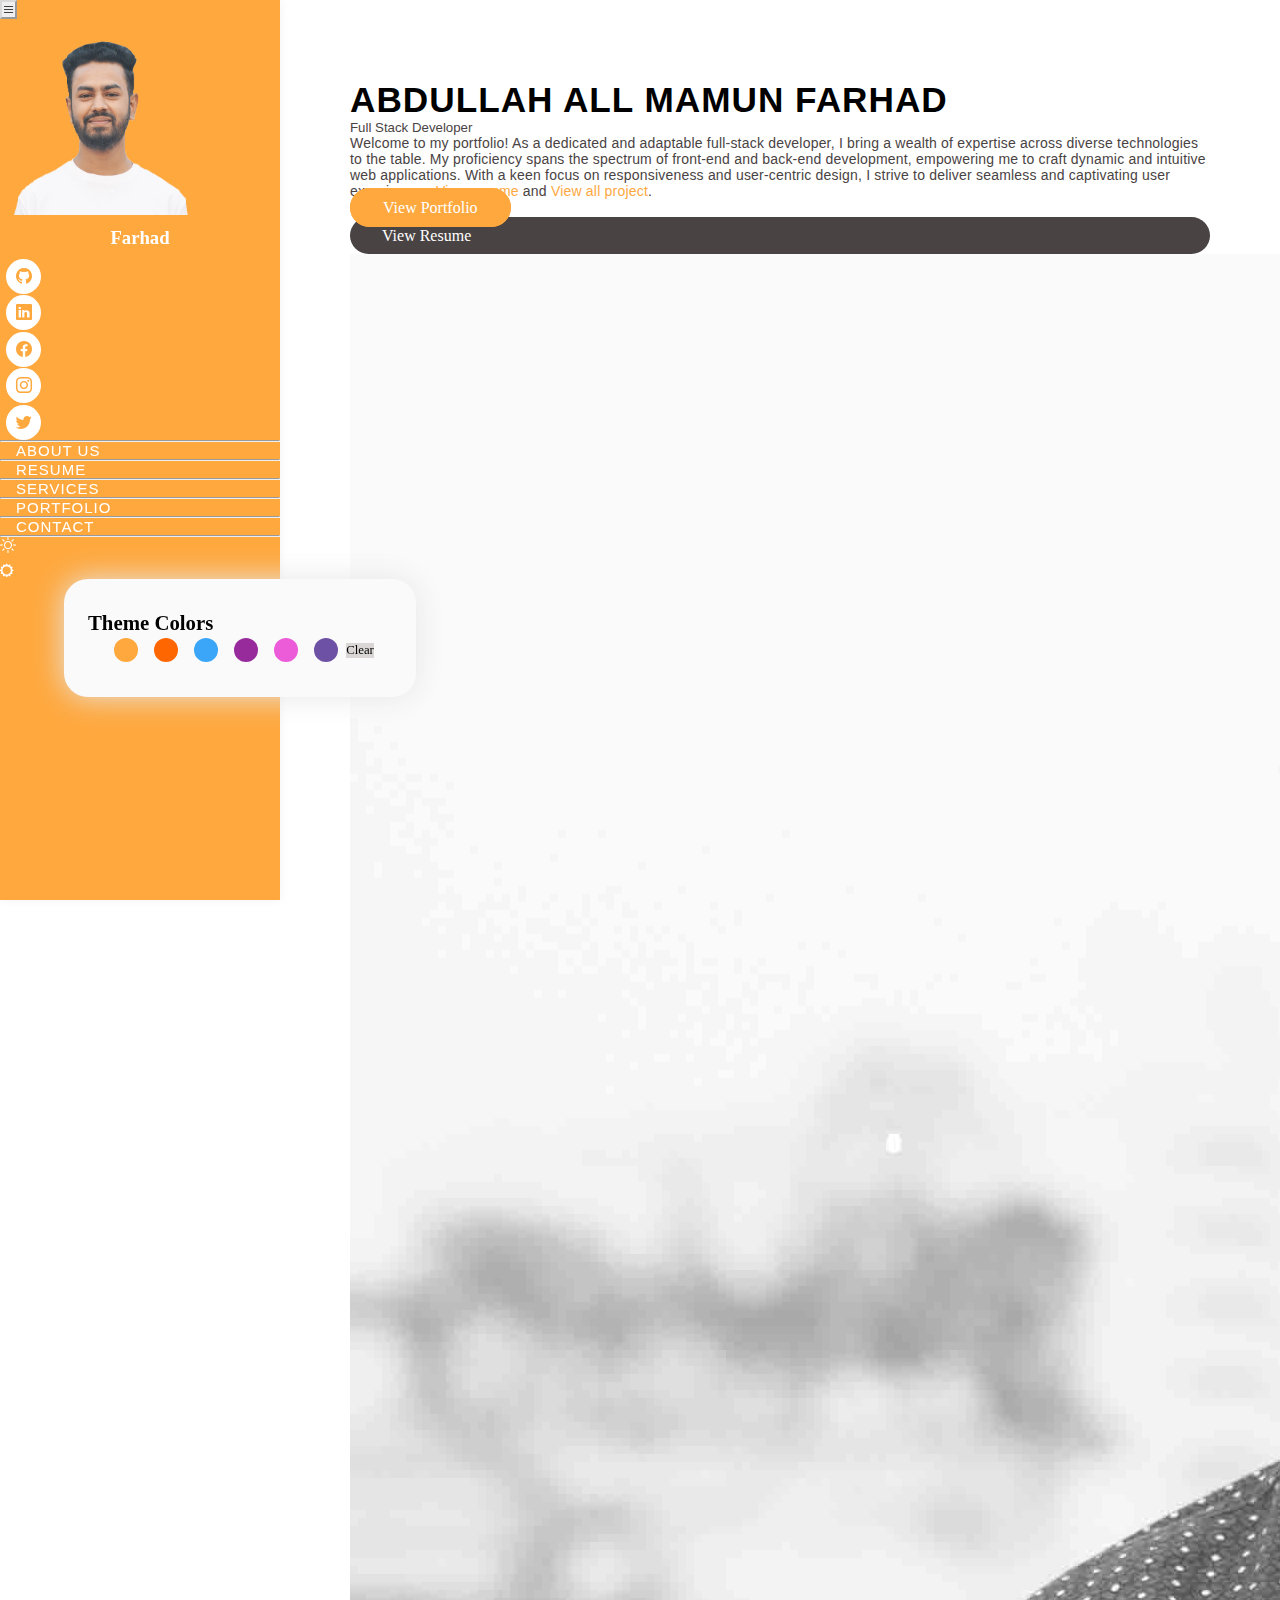
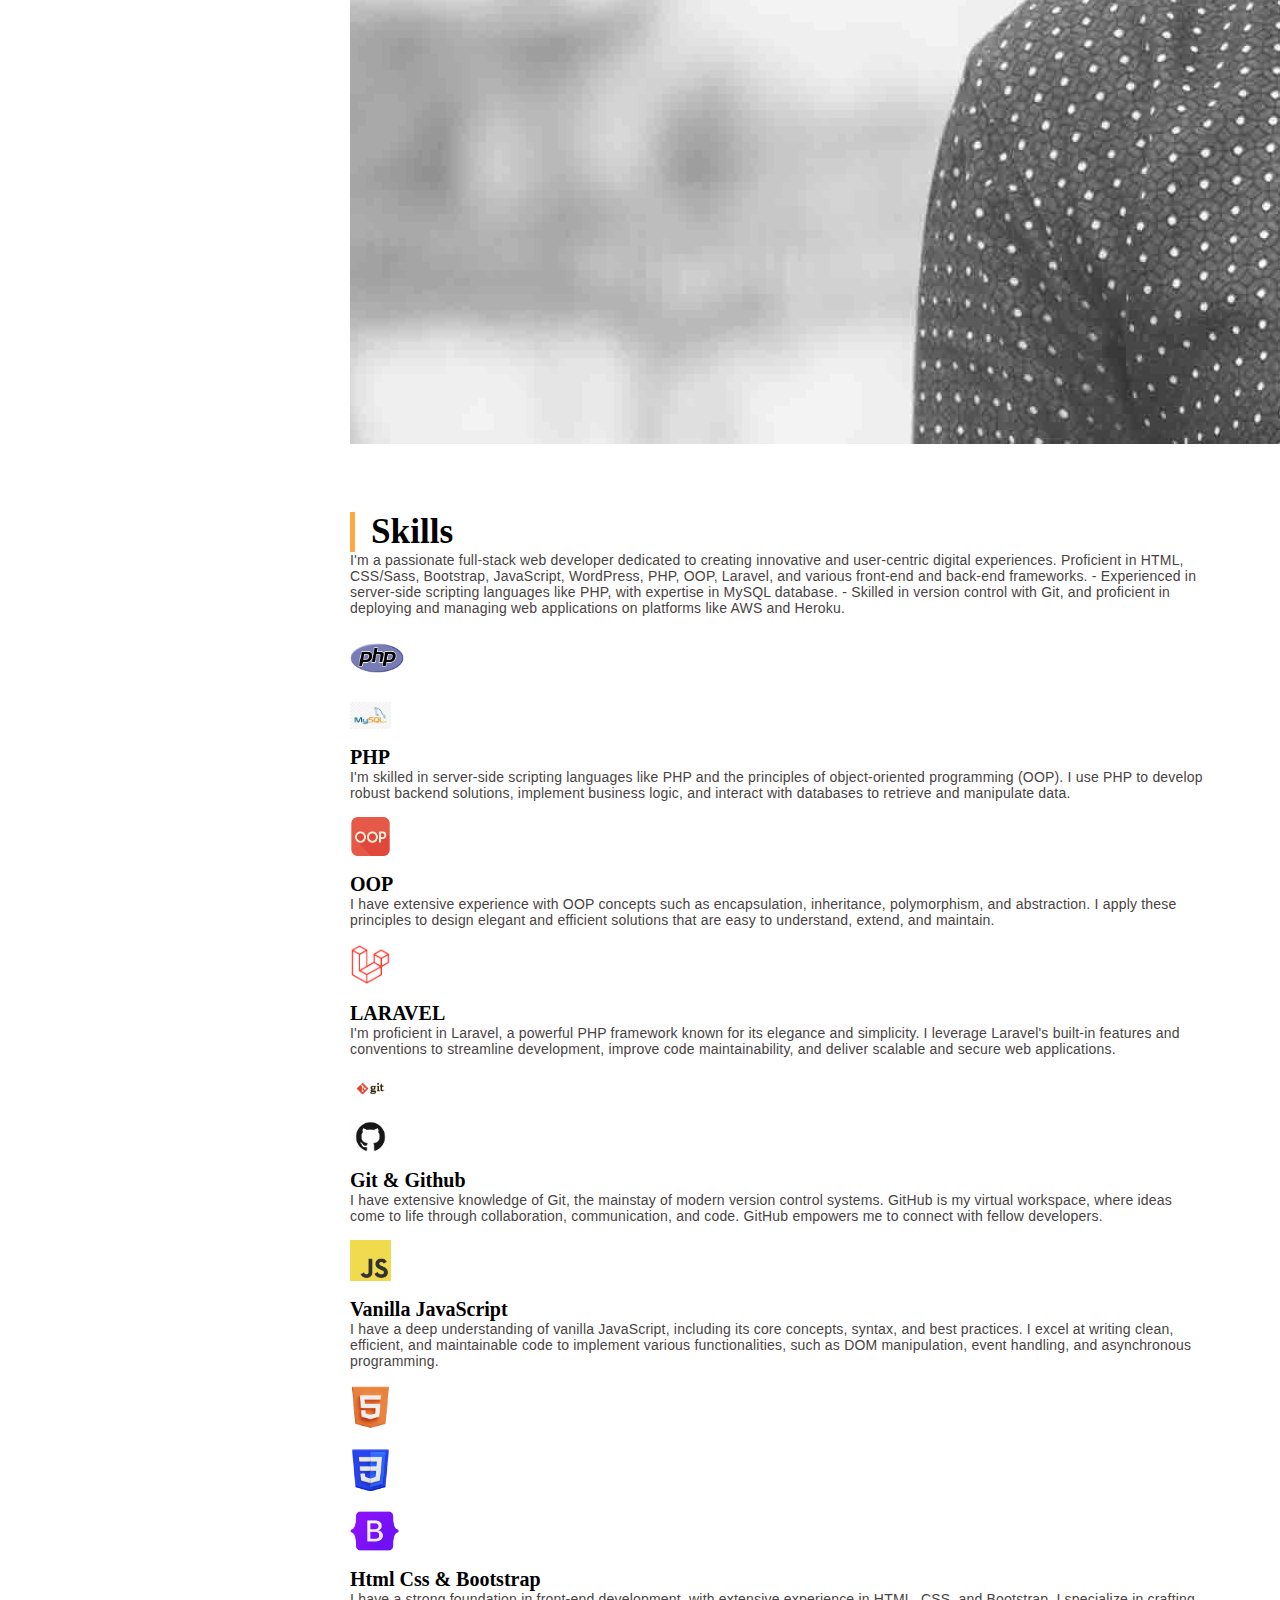
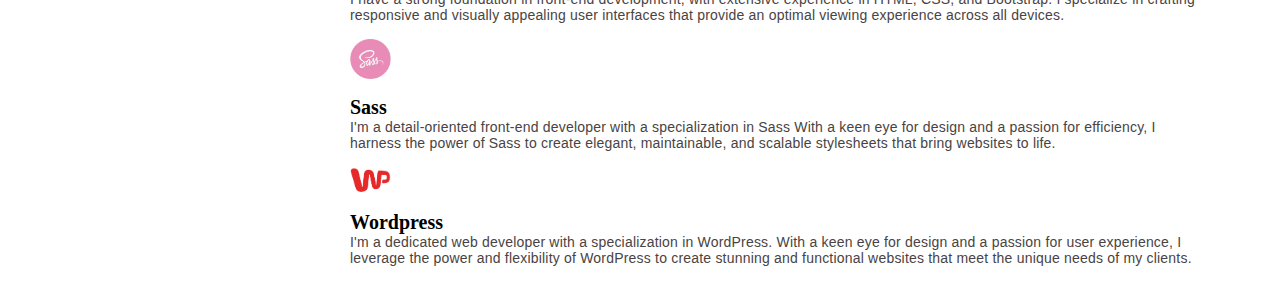
<file: index.html>
<!doctype html>
<html lang="en">

<head>
  <meta charset="utf-8">
  <meta name="viewport" content="width=device-width, initial-scale=1">
  <title>Farhad Portfolio</title>
  <!-- custom css -->
  <link rel="stylesheet" href="css/styles.css">
  <!-- Bootstrap cdn -->
  <link href="https://cdn.jsdelivr.net/npm/bootstrap@5.3.2/dist/css/bootstrap.min.css" rel="stylesheet"
    integrity="sha384-T3c6CoIi6uLrA9TneNEoa7RxnatzjcDSCmG1MXxSR1GAsXEV/Dwwykc2MPK8M2HN" crossorigin="anonymous">
  <link rel="stylesheet" href="https://cdn.jsdelivr.net/npm/bootstrap-icons@1.11.3/font/bootstrap-icons.min.css">
  <!-- font awesome cdn -->
  <link rel="stylesheet" href="https://cdnjs.cloudflare.com/ajax/libs/font-awesome/6.5.1/css/all.min.css"
    integrity="sha512-DTOQO9RWCH3ppGqcWaEA1BIZOC6xxalwEsw9c2QQeAIftl+Vegovlnee1c9QX4TctnWMn13TZye+giMm8e2LwA=="
    crossorigin="anonymous" referrerpolicy="no-referrer" />

</head>

<body>

  <div class="main-container">
    <aside>
      <nav class="navbar navbar-expand-lg">
        <div class="container-fluid">
          <button class="navbar-toggler" type="button" role="button" data-bs-toggle="collapse"
            data-bs-target="#navbarNav" aria-controls="navbarNav" aria-expanded="false" aria-label="navbarNav"
            aria-controls="navbarNav">
            <i class="bi bi-list"></i>
          </button>

          <div class="collapse navbar-collapse" id="navbarNav">

            <div class="nav-img d-flex justify-content-center">
              <a class="navbar-brand" href="index.html">
                <img src="images/farhad.png" class="img-fluid rounded-pill" alt="">
              </a>
            </div>
            <div class="author-name">
              <h3><a href="./index.html">Farhad</a></h3>
            </div>
            <div class="social-link">
              <div class="nav-icon">
                <ul class="list-unstyled d-flex mb-0">
                  <li><a href="https://github.com/AlMamunFarhad" target="_blank" class="icon-hover"><i
                        class="bi bi-github"></i></a></li>
                  <li><a
                      href="https://www.linkedin.com/public-profile/settings?trk=d_flagship3_profile_self_view_public_profile"
                      target="_blank" class="icon-hover"><i class="bi bi-linkedin"></i></a></li>
                  <li><a href="https://www.facebook.com/profile.php?id=100009626361921" target="_blank"
                      class="icon-hover"><i class="bi bi-facebook"></i></a></li>
                  <li><a href="https://www.instagram.com/almamunfarhad/" target="_blank" class="icon-hover"><i
                        class="bi bi-instagram"></i></a></li>
                  <li><a href="https://twitter.com/FarhadAlMamun11" target="_blank" class="icon-hover"><i
                        class="bi bi-twitter"></i></a></li>
                </ul>
                <hr class="lh-0">
              </div>

            </div>
            <ul class="navbar-nav flex-column nav-links text-break text-center">
              <li class="nav-item">
                <a class="nav-link menu-active" href="index.html"><i class="fa-solid fa-user"></i> ABOUT US</a>
              </li>
              <hr>
              <li class="nav-item">
                <a class="nav-link" href="./resume.html"><i class="fa-solid fa-code"> </i>RESUME</a>
              </li>
              <hr>
              <li class="nav-item">
                <a class="nav-link" href="./services.html"><i class="fa-solid fa-bars-staggered"></i>
                  SERVICES</a>
              </li>
              <hr>
              <li class="nav-item">
                <a class="nav-link" href="./portfolio.html"><i class="fa-solid fa-diagram-project"></i>
                  PORTFOLIO</a>
              </li>
              <hr>
              <li class="nav-item">
                <a class="nav-link" href="./contact.html"><i class="fa-solid fa-comment"></i> CONTACT</a>
              </li>
              <hr>
            </ul>
            <div class="nav-bottom w-100 d-flex justify-content-between align-items-end">
              <div class="dark-mode">
                <i class="bi bi-brightness-high mt-4 pt-1 ms-2" id="icon" onclick="toggleMode()"></i>
              </div>

              <div class="dropdown dropup">
                <button class="rounded-pill" type="button" data-bs-toggle="dropdown" aria-expanded="false"
                  data-dismiss="modal">
                  <i class="bi bi-gear-wide nav-icon"></i>
                </button>
                <div class="theme-color">
                  <div class="dropdown-menu border-0">
                    <div class="customize-theme py-2">
                      <div class="color">
                        <h4>Theme Colors</h4>
                        <div class="choose-color">
                          <p class="color-1 active"></p>
                          <p class="color-2"></p>
                          <p class="color-3"></p>
                          <p class="color-4"></p>
                          <p class="color-5"></p>
                          <p class="color-6"></p>
                          <a class="btn rounded-pill fs-6 reset-btn d-flex" id="resetBtn">Clear</a>
                        </div>
                      </div>
                    </div>
                  </div>
                </div>
              </div>
            </div>
          </div>
        </div>
      </nav>
    </aside>

    <div class="main-content" id="main_content">
      <!-- ============== About ================== -->
      <section id="about">
        <div class="about-section d-flex align-items-center">
          <div class="container">
            <div class="row d-flex justify-content-center align-items-center">
              <div class="col-md-8">
                <div class="about-content">
                  <h1>ABDULLAH ALL MAMUN FARHAD</h1>
                  <h5>Full Stack Developer</h5>
                  <p class="py-3">Welcome to my portfolio! As a dedicated and adaptable full-stack developer, I bring
                    a
                    wealth of
                    expertise across diverse technologies to the table. My proficiency spans the spectrum of front-end
                    and back-end development, empowering me to craft dynamic and intuitive web applications. With a
                    keen focus on responsiveness and user-centric design, I strive to deliver seamless and captivating
                    user experiences. <a href="./resume.html">View resume</a> and <a
                      href="./portfolio/portfolio.html">View all project</a>.
                  </p>
                  <div class="d-flex flex-wrap about-btn">
                    <a href="./portfolio.html" class="custom-btn">View Portfolio</a>
                    <a href="./resume.html" class="ms-2 resume-btn">View Resume</a>
                  </div>
                </div>
              </div>
              <div class="col-md-4">
                <img src="images/farhad_2.jpg" class="img-fluid" alt="">
              </div>
            </div>
          </div>
        </div>
      </section>
      <!-- ============== About ================== -->
      <!--======= Skills Section ========-->
      <section class="skills-section" id="skills">
        <div class="container">
          <div class="row">
            <div class="skills-text">
              <h1 class="text-border ps-3">Skills</h1>
              <p>I'm a passionate full-stack web developer dedicated to creating innovative and user-centric digital
                experiences. Proficient in HTML, CSS/Sass, Bootstrap, JavaScript, WordPress, PHP, OOP, Laravel, and
                various front-end and back-end frameworks. - Experienced in server-side scripting languages like PHP,
                with expertise in MySQL database. - Skilled in version control with Git, and proficient in deploying and
                managing web applications on platforms like AWS and Heroku.</p>
            </div>
            <div class="col-xl-3 col-sm-6">
              <div class="skills-content">
                <div class="skills-img d-flex pt-2">
                  <div class="skills-img">
                    <img src="images/php.png" class="img-fluid php-icon" alt="">
                  </div>
                  <div class="s-right-img" style="padding-top: .8rem;">
                    <img src="images/mysql.png" class="img-fluid" alt="">
                  </div>
                </div>
                <h1>PHP</h1>
                <p>I'm skilled in server-side scripting languages like PHP and the principles of object-oriented
                  programming (OOP). I use PHP to develop robust backend solutions, implement business logic, and
                  interact with databases to retrieve and manipulate data.
                </p>
              </div>
            </div>
            <div class="col-xl-3 col-sm-6">
              <div class="skills-content">
                <div class="skills-img">
                  <img src="images/oop.png" class="img-fluid" alt="">
                </div>
                <h1>OOP</h1>
                <p>I have extensive experience with OOP concepts such as encapsulation, inheritance, polymorphism, and
                  abstraction. I apply these principles to design elegant and efficient solutions that are easy to
                  understand, extend, and maintain.
                </p>
              </div>
            </div>
            <div class="col-xl-3 col-sm-6">
              <div class="skills-content">
                <div class="skills-img">
                  <img src="images/laravel.png" class="img-fluid" alt="">
                </div>
                <h1>LARAVEL</h1>
                <p>I'm proficient in Laravel, a powerful PHP framework known for its elegance and simplicity. I leverage
                  Laravel's built-in features and conventions to streamline development, improve code maintainability,
                  and deliver scalable and secure web applications.
                </p>
              </div>
            </div>
            <div class="col-xl-3 col-sm-6">
              <div class="skills-content">
                <div class="skills-img d-flex pt-2">
                  <div class="s-left-img">
                    <img src="images/git.jpg" class="img-fluid" alt="">
                  </div>
                  <div class="s-right-img">
                    <img src="images/github.jpg" class="img-fluid" alt="">
                  </div>
                </div>
                <h1>Git & Github</h1>
                <p>I have extensive knowledge of Git, the mainstay of modern version control systems. GitHub is my
                  virtual workspace, where ideas come to life through collaboration, communication, and code. GitHub
                  empowers me to connect with fellow developers.
                </p>
              </div>
            </div>
            <div class="col-xl-3 col-sm-6">
              <div class="skills-content">
                <div class="skills-img">
                  <img src="images/js.png" class="img-fluid" alt="">
                </div>
                <h1>Vanilla JavaScript</h1>
                <p>I have a deep understanding of vanilla JavaScript, including its core concepts, syntax, and best
                  practices. I excel at writing clean, efficient, and maintainable code to implement various
                  functionalities, such as DOM manipulation, event handling, and asynchronous programming.
                </p>
              </div>
            </div>
            <div class="col-xl-3 col-sm-6">
              <div class="skills-content">
                <div class="skills-img d-flex">
                  <div class="s-left-img">
                    <img src="images/html.png" class="img-fluid" alt="">
                  </div>
                  <div class="s-right-img">
                    <img src="images/css.png" class="img-fluid" alt="">
                  </div>
                  <div class="s-right-img">
                    <img src="images/bootstrap.png" class="img-fluid bootstrap-icon" width="500" alt="">
                  </div>
                </div>
                <h1>Html Css & Bootstrap</h1>
                <p>I have a strong foundation in front-end development, with extensive experience in HTML, CSS, and
                  Bootstrap. I specialize in crafting responsive and visually appealing user interfaces that provide an
                  optimal viewing experience across all devices.
                </p>
              </div>
            </div>
            <div class="col-xl-3 col-sm-6">
              <div class="skills-content">
                <div class="skills-img d-flex">
                  <div class="s-left-img">
                    <img src="images/sass.png" class="img-fluid" alt="">
                  </div>
                </div>
                <h1>Sass</h1>
                <p>I'm a detail-oriented front-end developer with a specialization in Sass With a keen eye for design
                  and a passion for efficiency, I harness the power of Sass to create elegant, maintainable, and
                  scalable stylesheets that bring websites to life.
                </p>
              </div>
            </div>
            <div class="col-xl-3 col-sm-6">
              <div class="skills-content">
                <div class="skills-img">
                  <img src="images/wp_1.png" class="pt-2 img-fluid" alt="">
                </div>
                <h1>Wordpress</h1>
                <p>I'm a dedicated web developer with a specialization in WordPress. With a keen eye for design and a
                  passion for user experience, I leverage the power and flexibility of WordPress to create stunning and
                  functional websites that meet the unique needs of my clients.
                </p>
              </div>
            </div>
          </div>
        </div>
      </section>
      <!--======= Skills Section end========-->
    </div>
  </div>




  <!--====== End ======-->


  <script src="https://cdn.jsdelivr.net/npm/bootstrap@5.3.2/dist/js/bootstrap.bundle.min.js"
    integrity="sha384-C6RzsynM9kWDrMNeT87bh95OGNyZPhcTNXj1NW7RuBCsyN/o0jlpcV8Qyq46cDfL"
    crossorigin="anonymous"></script>
  <script src="js/scripts.js"></script>

</body>

</html>
</file>
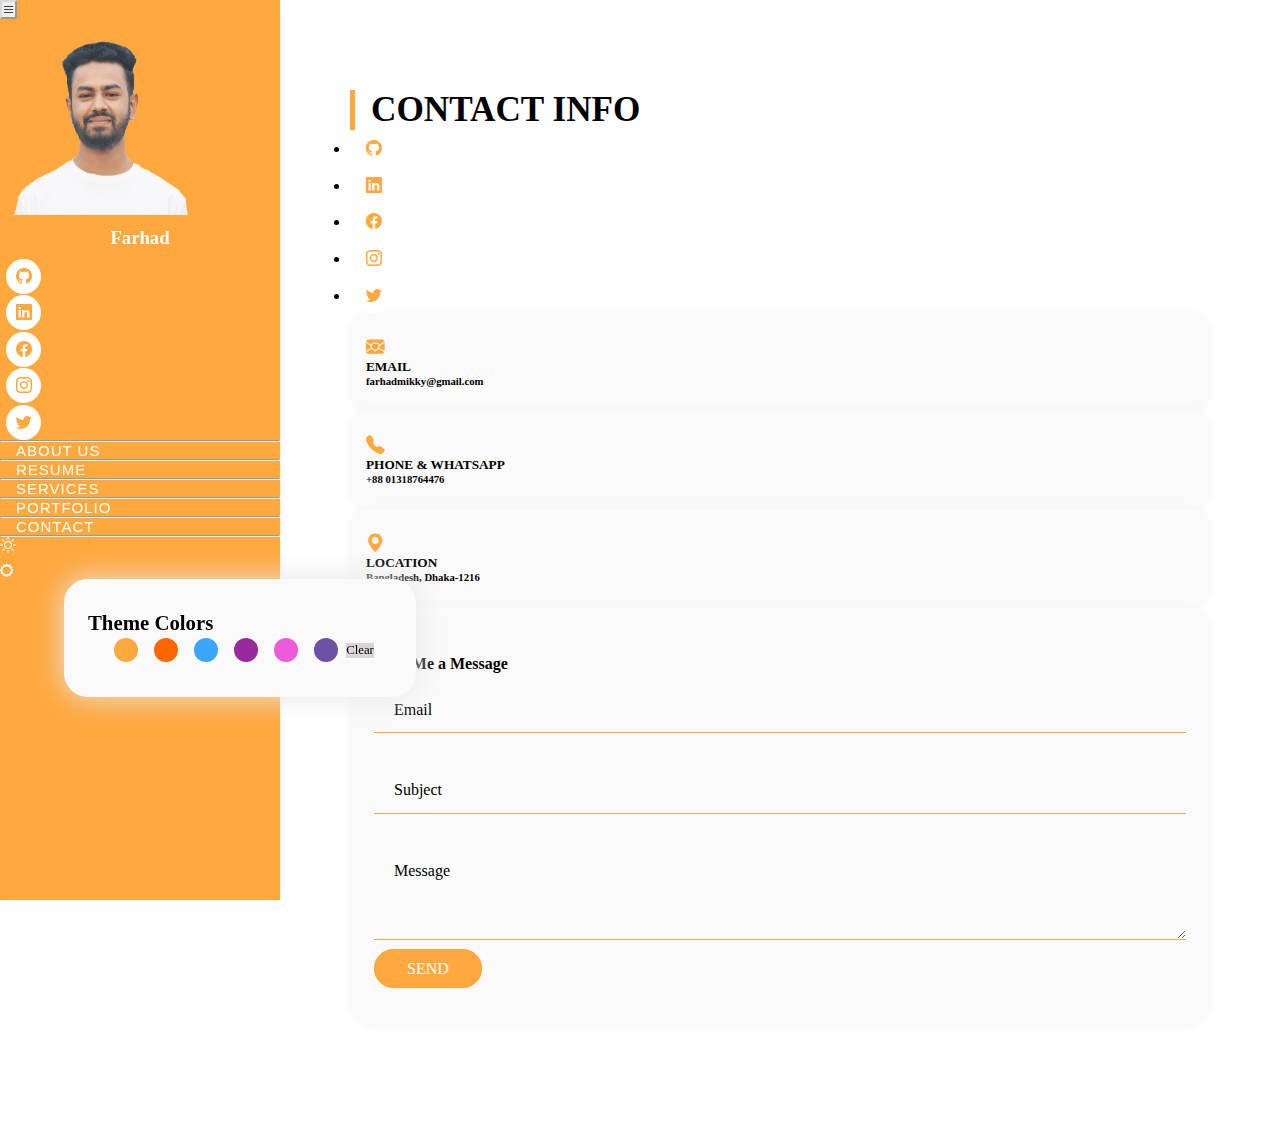
<file: contact.html>
<!doctype html>
<html lang="en">

<head>
    <meta charset="utf-8">
    <meta name="viewport" content="width=device-width, initial-scale=1">
    <title>Farhad Portfolio</title>
    <!-- custom css -->
    <link rel="stylesheet" href="css/styles.css">
    <link rel="stylesheet" href="css/contact.css">
    <!-- Bootstrap cdn -->
    <link href="https://cdn.jsdelivr.net/npm/bootstrap@5.3.2/dist/css/bootstrap.min.css" rel="stylesheet"
        integrity="sha384-T3c6CoIi6uLrA9TneNEoa7RxnatzjcDSCmG1MXxSR1GAsXEV/Dwwykc2MPK8M2HN" crossorigin="anonymous">
    <link rel="stylesheet" href="https://cdn.jsdelivr.net/npm/bootstrap-icons@1.11.3/font/bootstrap-icons.min.css">
    <link href="https://unpkg.com/aos@2.3.1/dist/aos.css" rel="stylesheet">
    <!-- font awesome cdn -->
    <link rel="stylesheet" href="https://cdnjs.cloudflare.com/ajax/libs/font-awesome/6.5.1/css/all.min.css"
        integrity="sha512-DTOQO9RWCH3ppGqcWaEA1BIZOC6xxalwEsw9c2QQeAIftl+Vegovlnee1c9QX4TctnWMn13TZye+giMm8e2LwA=="
        crossorigin="anonymous" referrerpolicy="no-referrer" />

</head>

<body>

    <div class="main-container">
        <aside>
            <nav class="navbar navbar-expand-lg">
                <div class="container-fluid">
                    <button class="navbar-toggler" type="button" role="button" data-bs-toggle="collapse"
                        data-bs-target="#navbarNav" aria-controls="navbarNav" aria-expanded="false"
                        aria-label="navbarNav" aria-controls="navbarNav">
                        <i class="bi bi-list"></i>
                    </button>

                    <div class="collapse navbar-collapse" id="navbarNav">
                        <div class="nav-img d-flex justify-content-center">
                            <a class="navbar-brand" href="../index.html">
                                <img src="images/farhad.png" class="img-fluid rounded-pill" alt="">
                            </a>
                        </div>
                        <div class="author-name">
                            <h3><a href="./index.html">Farhad</a></h3>
                        </div>
                        <div class="social-link">
                            <div class="nav-icon">
                                <ul class="list-unstyled d-flex mb-0">
                                    <li><a href="https://github.com/AlMamunFarhad" target="_blank" class="icon-hover"><i
                                                class="bi bi-github"></i></a></li>
                                    <li><a href="https://www.linkedin.com/public-profile/settings?trk=d_flagship3_profile_self_view_public_profile"
                                            target="_blank" class="icon-hover"><i class="bi bi-linkedin"></i></a></li>
                                    <li><a href="https://www.facebook.com/profile.php?id=100009626361921"
                                            target="_blank" class="icon-hover"><i class="bi bi-facebook"></i></a></li>
                                    <li><a href="https://www.instagram.com/almamunfarhad/" target="_blank"
                                            class="icon-hover"><i class="bi bi-instagram"></i></a></li>
                                    <li><a href="https://twitter.com/FarhadAlMamun11" target="_blank"
                                            class="icon-hover"><i class="bi bi-twitter"></i></a></li>
                                </ul>
                                <hr class="lh-0">
                            </div>

                        </div>
                        <ul class="navbar-nav flex-column nav-links text-break text-center">
                            <li class="nav-item">
                                <a class="nav-link nav-menu menu-active" href="./index.html"><i
                                        class="fa-solid fa-user"></i>
                                    ABOUT US</a>
                            </li>
                            <hr>
                            <li class="nav-item">
                                <a class="nav-link" href="./resume.html"><i class="fa-solid fa-code"> </i>RESUME</a>
                            </li>
                            <hr>
                            <li class="nav-item">
                                <a class="nav-link nav-menu" href="./services.html"><i
                                        class="fa-solid fa-bars-staggered"></i>
                                    SERVICES</a>
                            </li>
                            <hr>
                            <li class="nav-item">
                                <a class="nav-link nav-menu" href="./portfolio.html"><i
                                        class="fa-solid fa-diagram-project"></i>
                                    PORTFOLIO</a>
                            </li>
                            <hr>
                            <li class="nav-item">
                                <a class="nav-link nav-menu" href="./contact.html"><i class="fa-solid fa-comment"></i>
                                    CONTACT</a>
                            </li>
                            <hr>
                        </ul>
                        <div class="nav-bottom w-100 d-flex justify-content-between align-items-end">
                            <div class="dark-mode">
                                <i class="bi bi-brightness-high mt-4 pt-1 ms-2" id="icon" onclick="toggleMode()"></i>
                            </div>

                            <div class="dropdown dropup">
                                <button class="rounded-pill" type="button" data-bs-toggle="dropdown"
                                    aria-expanded="false" data-dismiss="modal">
                                    <i class="bi bi-gear-wide nav-icon"></i>
                                </button>
                                <div class="theme-color">
                                    <div class="dropdown-menu border-0">
                                        <div class="customize-theme py-2">
                                            <div class="color">
                                                <h4>Theme Colors</h4>
                                                <div class="choose-color ">
                                                    <p class="color-1 active"></p>
                                                    <p class="color-2"></p>
                                                    <p class="color-3"></p>
                                                    <p class="color-4"></p>
                                                    <p class="color-5"></p>
                                                    <p class="color-6"></p>
                                                    <a class="btn rounded-pill fs-6 reset-btn d-flex"
                                                        id="resetBtn">Clear</a>
                                                </div>
                                            </div>
                                        </div>
                                    </div>
                                </div>
                            </div>
                        </div>
                    </div>
                </div>
            </nav>
        </aside>

        <div class="main-content" id="main_content">
            <!--====== Contact Section Start======-->
            <section id="contact" class="contact">
                <div class="contact-section">
                    <div class="container">
                        <div class="row">
                            <div class="d-flex justify-content-center">
                                <h1 class=" text-border">CONTACT INFO</h1>
                            </div>
                            <div class="social-link mb-5">
                                <div class="nav-icon">
                                    <ul class="list-unstyled d-flex justify-content-center mb-0">
                                        <li><a href="https://github.com/AlMamunFarhad" target="_blank"
                                                class="icon-hover"><i class="bi bi-github"></i></a></li>
                                        <li><a href="https://www.linkedin.com/public-profile/settings?trk=d_flagship3_profile_self_view_public_profile"
                                                target="_blank" class="icon-hover"><i class="bi bi-linkedin"></i></a>
                                        </li>
                                        <li><a href="https://www.facebook.com/profile.php?id=100009626361921"
                                                target="_blank" class="icon-hover"><i class="bi bi-facebook"></i></a>
                                        </li>
                                        <li><a href="https://www.instagram.com/almamunfarhad/" target="_blank"
                                                class="icon-hover"><i class="bi bi-instagram"></i></a></li>
                                        <li><a href="https://twitter.com/FarhadAlMamun11" target="_blank"
                                                class="icon-hover"><i class="bi bi-twitter"></i></a></li>
                                    </ul>
                                    <!-- <hr class="lh-0"> -->
                                </div>

                            </div>
                            <div class="col-lg-4">
                                <div class="mb-4">
                                    <a href="mailto:farhadmikky@gmail.com">
                                        <div class="contact-info card ps-4">
                                            <h3><i class="bi bi-envelope-heart-fill"></i></h3>
                                            <h5>EMAIL</h5>
                                            <h6 class="text-break">farhadmikky@gmail.com</h6>
                                        </div>
                                    </a>
                                </div>

                                <div class="mb-4">
                                    <a href="tel:+88 01318764476" class="mb-4">
                                        <div class="contact-info card ps-4">
                                            <h3><i class="bi bi-telephone-fill"></i></h3>
                                            <h5>PHONE & WHATSAPP</h5>
                                            <h6>+88 01318764476</h6>
                                        </div>
                                    </a>
                                </div>
                                <div class="mb-4">
                                    <a href="https://maps.app.goo.gl/doJkUf1aWFdctmhYA">
                                        <div class="contact-info card ps-4">
                                            <h3><i class="bi bi-geo-alt-fill"></i></h3>
                                            <h5>LOCATION</h5>
                                            <h6>Bangladesh, Dhaka-1216</h6>
                                        </div>
                                    </a>
                                </div>
                            </div>
                            <div class="col-lg-8 col-md-12">
                                <div>
                                    <div class="contact-form">
                                        <h4 class="pb-4 text-center">Send Me a Message</h4>
                                        <div class="form">
                                            <form action="">
                                                <div class="did-floating-label-content">
                                                    <input class="did-floating-input" type="email" required
                                                        placeholder=" ">
                                                    <label class="did-floating-label">Email</label>
                                                </div>
                                                <div class="did-floating-label-content">
                                                    <input class="did-floating-input" type="text" required
                                                        placeholder=" ">
                                                    <label class="did-floating-label">Subject</label>
                                                </div>
                                                <div class="did-floating-label-content">
                                                    <textarea class="did-floating-input text-area" name="message"
                                                        id="message" cols="30" rows="4" placeholder=" "></textarea>
                                                    <label class="did-floating-label">Message</label>
                                                </div>
                                                <div class="form-btn">
                                                    <a href="#"
                                                        class="rounded-pill custom-btn form-control text-center">SEND</a>
                                                </div>
                                            </form>
                                        </div>
                                    </div>
                                </div>
                            </div>
                        </div>
                    </div>
                </div>
            </section>
            <!--====== Contact Section end======-->
        </div>
    </div>




    <!--====== End ======-->


    <script src="https://cdn.jsdelivr.net/npm/bootstrap@5.3.2/dist/js/bootstrap.bundle.min.js"
        integrity="sha384-C6RzsynM9kWDrMNeT87bh95OGNyZPhcTNXj1NW7RuBCsyN/o0jlpcV8Qyq46cDfL"
        crossorigin="anonymous"></script>
    <script src="js/scripts.js"></script>

</body>

</html>
</file>
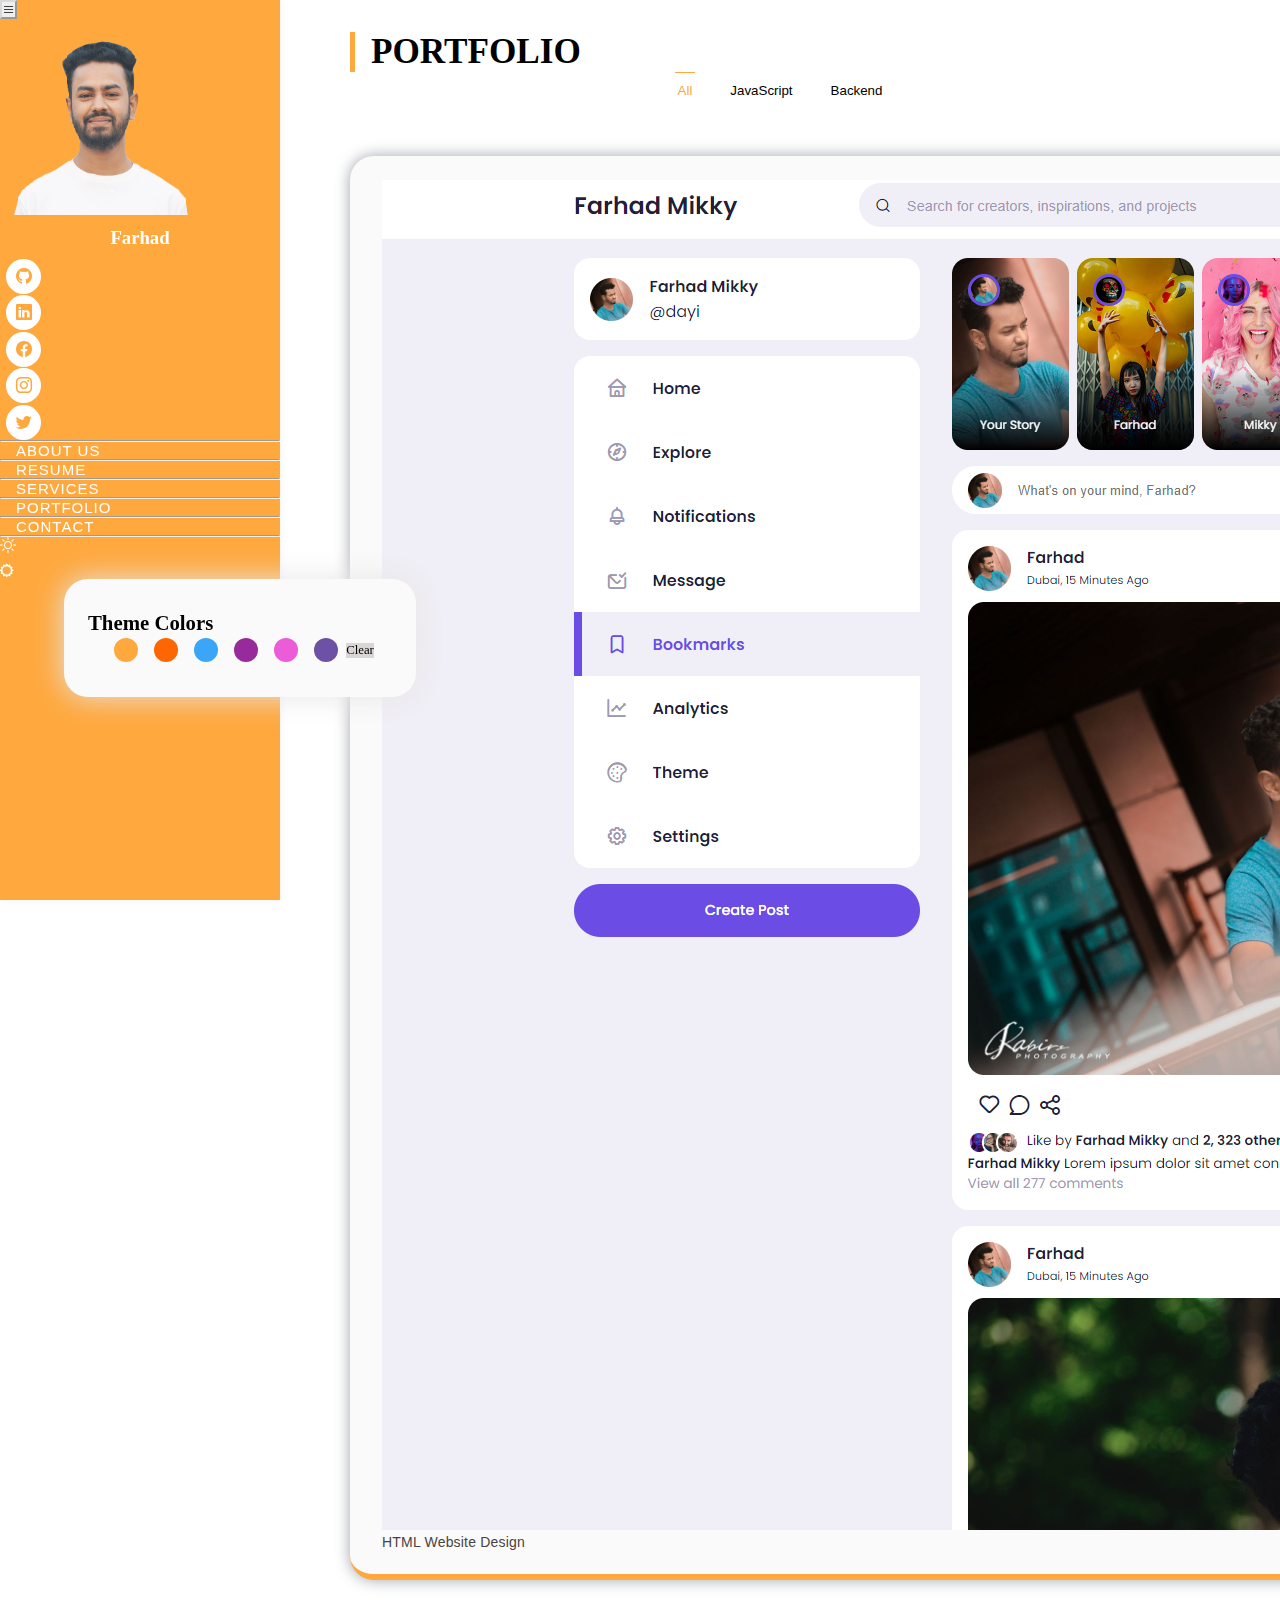
<file: portfolio.html>
<!doctype html>
<html lang="en">

<head>
    <meta charset="utf-8">
    <meta name="viewport" content="width=device-width, initial-scale=1">
    <title>Farhad Portfolio</title>
    <!-- custom css -->
    <link rel="stylesheet" href="css/styles.css">
    <!-- Bootstrap cdn -->
    <link href="https://cdn.jsdelivr.net/npm/bootstrap@5.3.2/dist/css/bootstrap.min.css" rel="stylesheet"
        integrity="sha384-T3c6CoIi6uLrA9TneNEoa7RxnatzjcDSCmG1MXxSR1GAsXEV/Dwwykc2MPK8M2HN" crossorigin="anonymous">
    <link rel="stylesheet" href="https://cdn.jsdelivr.net/npm/bootstrap-icons@1.11.3/font/bootstrap-icons.min.css">
    <!-- font awesome cdn -->
    <link rel="stylesheet" href="https://cdnjs.cloudflare.com/ajax/libs/font-awesome/6.5.1/css/all.min.css"
        integrity="sha512-DTOQO9RWCH3ppGqcWaEA1BIZOC6xxalwEsw9c2QQeAIftl+Vegovlnee1c9QX4TctnWMn13TZye+giMm8e2LwA=="
        crossorigin="anonymous" referrerpolicy="no-referrer" />

</head>

<body>

    <!--===== Portfolio Section =============-->

    <div class="main-container">
        <aside>
            <nav class="navbar navbar-expand-lg">
                <div class="container-fluid">
                    <button class="navbar-toggler" type="button" role="button" data-bs-toggle="collapse"
                        data-bs-target="#navbarNav" aria-controls="navbarNav" aria-expanded="false"
                        aria-label="navbarNav" aria-controls="navbarNav">
                        <i class="bi bi-list"></i>
                    </button>
                    <div class="collapse navbar-collapse" id="navbarNav">
                        <div class="nav-img d-flex justify-content-center">
                            <a class="navbar-brand" href="../index.html">
                                <img src="../images/farhad.png" class="img-fluid rounded-pill" alt="">
                            </a>
                        </div>
                        <div class="author-name">
                            <h3><a href="./index.html">Farhad</a></h3>
                        </div>
                        <div class="social-link">
                            <div class="nav-icon">
                                <ul class="list-unstyled d-flex mb-0">
                                    <li><a href="https://github.com/AlMamunFarhad" target="_blank" class="icon-hover"><i
                                                class="bi bi-github"></i></a></li>
                                    <li><a href="https://www.linkedin.com/public-profile/settings?trk=d_flagship3_profile_self_view_public_profile"
                                            target="_blank" class="icon-hover"><i class="bi bi-linkedin"></i></a></li>
                                    <li><a href="https://www.facebook.com/profile.php?id=100009626361921"
                                            target="_blank" class="icon-hover"><i class="bi bi-facebook"></i></a></li>
                                    <li><a href="https://www.instagram.com/almamunfarhad/" target="_blank"
                                            class="icon-hover"><i class="bi bi-instagram"></i></a></li>
                                    <li><a href="https://twitter.com/FarhadAlMamun11" target="_blank"
                                            class="icon-hover"><i class="bi bi-twitter"></i></a></li>
                                </ul>
                                <hr class="lh-0">
                            </div>
                        </div>
                        <ul class="navbar-nav flex-column nav-links text-break text-center">
                            <li class="nav-item">
                                <a class="nav-link nav-menu menu-active" href="../index.html"><i
                                        class="fa-solid fa-user"></i>
                                    ABOUT US</a>
                            </li>
                            <hr>
                            <li class="nav-item">
                                <a class="nav-link" href="../resume.html"><i class="fa-solid fa-code"> </i>RESUME</a>
                            </li>
                            <hr>
                            <li class="nav-item">
                                <a class="nav-link nav-menu" href="../services.html"><i
                                        class="fa-solid fa-bars-staggered"></i>
                                    SERVICES</a>
                            </li>
                            <hr>
                            <li class="nav-item">
                                <a class="nav-link nav-menu" href="../portfolio.html"><i
                                        class="fa-solid fa-diagram-project"></i>
                                    PORTFOLIO</a>
                            </li>
                            <hr>
                            <li class="nav-item">
                                <a class="nav-link nav-menu" href="../contact.html"><i class="fa-solid fa-comment"></i>
                                    CONTACT</a>
                            </li>
                            <hr>
                        </ul>
                        <div class="nav-bottom w-100 d-flex justify-content-between align-items-end">
                            <div class="dark-mode">
                                <i class="bi bi-brightness-high mt-4 pt-1 ms-2" id="icon" onclick="toggleMode()"></i>
                            </div>

                            <div class="dropdown dropup">
                                <button class="rounded-pill" type="button" data-bs-toggle="dropdown"
                                    aria-expanded="false" data-dismiss="modal">
                                    <i class="bi bi-gear-wide nav-icon"></i>
                                </button>
                                <div class="theme-color">
                                    <div class="dropdown-menu border-0">
                                        <div class="customize-theme py-2">
                                            <div class="color">
                                                <h4>Theme Colors</h4>
                                                <div class="choose-color ">
                                                    <p class="color-1 active"></p>
                                                    <p class="color-2"></p>
                                                    <p class="color-3"></p>
                                                    <p class="color-4"></p>
                                                    <p class="color-5"></p>
                                                    <p class="color-6"></p>
                                                    <a class="btn rounded-pill fs-6 reset-btn d-flex"
                                                        id="resetBtn">Clear</a>
                                                </div>
                                            </div>
                                        </div>
                                    </div>
                                </div>
                            </div>
                        </div>
                    </div>
                </div>
            </nav>
        </aside>
        <div class="main-content" id="main_content">
            <section id="portfolio">
                <div class="portfolio-section">
                    <div class="container">
                        <div class="d-flex justify-content-center align-items-center pb-3">
                            <h1 class="text-center mb-4 text-border">PORTFOLIO</h1>
                        </div>
                        <div class="menu">
                            <button class="menu-btn active" data-target="row1">All</button>
                            <button class="menu-btn" data-target="row2">JavaScript</button>
                            <button class="menu-btn" data-target="row3">
                                Backend
                            </button>
                        </div>
                        <div class="row g-4 justify-content-center change active" id="row1">
                            <div class="col-lg-4 col-md-6">
                                <div class="portfolio-content">
                                    <div class="portfolio-img">
                                        <img src="images2/img17.png" class="img-fluid" alt="img">
                                        <a href="https://almamunfarhad.github.io/social-media-project/"
                                            class="portfolio-btn">View</a>
                                    </div>
                                    <p class="text-center pt-3">HTML Website Design</p>
                                </div>
                            </div>
                            <div class="col-lg-4 col-md-6">
                                <div class="portfolio-content">
                                    <div class="portfolio-img">
                                        <img src="../images2/img9.png" class="img-fluid" alt="img">
                                        <a href="https://almamunfarhad.github.io/html-css-js-project/"
                                            class="portfolio-btn">View</a>
                                    </div>
                                    <p class="text-center pt-3">HTML Website Design</p>
                                </div>
                            </div>
                            <div class="col-lg-4 col-md-6">
                                <div class="portfolio-content">
                                    <div class="portfolio-img">
                                        <img src="../images2/img6.png" class="img-fluid" alt="img">
                                        <a href="https://almamunfarhad.github.io/html-project/"
                                            class="portfolio-btn">View</a>
                                    </div>
                                    <p class="text-center pt-3">HTML Website Design</p>
                                </div>
                            </div>
                            <div class="col-lg-4 col-md-6">
                                <div class="portfolio-content">
                                    <div class="portfolio-img">
                                        <img src="../images2/img1.png" class="img-fluid" alt="img">
                                        <a href="https://almamunfarhad.github.io/html-css-bootstrap-project/"
                                            class="portfolio-btn">View</a>
                                    </div>
                                    <p class="text-center pt-3">HTML Website Design</p>
                                </div>
                            </div>
                            <div class="col-lg-4 col-md-6">
                                <div class="portfolio-content">
                                    <div class="portfolio-img">
                                        <img src="../images2/img2.png" class="img-fluid" alt="img">
                                        <a href="https://almamunfarhad.github.io/html-css-bootstrap-project-7/"
                                            class="portfolio-btn">View</a>
                                    </div>
                                    <p class="text-center pt-3">HTML Website Design</p>
                                </div>
                            </div>
                            <div class="col-lg-4 col-md-6">
                                <div class="portfolio-content">
                                    <div class="portfolio-img">
                                        <img src="../images2/img16.png" class="img-fluid" alt="img">
                                        <a href="https://almamunfarhad.github.io/html-css-project/"
                                            class="portfolio-btn">View</a>
                                    </div>
                                    <p class="text-center pt-3">HTML Website Design</p>
                                </div>
                            </div>
                            <div class=" d-flex justify-content-center align-items-center">
                                <a href="./portfolio/portfolio.html" class="text-center custom-btn">READ MORE</a>
                            </div>
                        </div>

                        <div class="row g-4 service-row change" id="row2">
                            <div class="col-lg-4 col-md-6">
                                <div class="portfolio-content">
                                    <div class="portfolio-img">
                                        <img src="../images2/js-img1.png" class="img-fluid" alt="img">
                                        <a href="https://almamunfarhad.github.io/javascript-guessing-game/"
                                            class="portfolio-btn">View</a>
                                    </div>
                                    <p class="text-center pt-3">JS Guessing Game</p>
                                </div>
                            </div>
                            <div class="col-lg-4 col-md-6">
                                <div class="portfolio-content">
                                    <div class="portfolio-img">
                                        <img src="../images2/js-img2.png" class="img-fluid" alt="img">
                                        <a href="https://almamunfarhad.github.io/Todo-app/"
                                            class="portfolio-btn">View</a>
                                    </div>
                                    <p class="text-center pt-3">JS Todo App</p>
                                </div>
                            </div>
                            <div class="col-lg-4 col-md-6">
                                <div class="portfolio-content">
                                    <div class="portfolio-img">
                                        <img src="../images2/js-img3.png" class="img-fluid" alt="img">
                                        <a href="https://almamunfarhad.github.io/javascript-dynamic-card/"
                                            class="portfolio-btn">View</a>
                                    </div>
                                    <p class="text-center pt-3">JS Dynamic Card</p>
                                </div>
                            </div>
                            <div class="col-lg-4 col-md-6">
                                <div class="portfolio-content">
                                    <div class="portfolio-img">
                                        <img src="../images2/js-img4.png" class="img-fluid" alt="img">
                                        <a href="https://almamunfarhad.github.io/js-user-preferece/"
                                            class="portfolio-btn">View</a>
                                    </div>
                                    <p class="text-center pt-3">JS User Preferece</p>
                                </div>
                            </div>
                        </div>

                        <div class="row g-4 justify-content-center service-row change" id="row3">
                            <div class="col-lg-4 col-md-6">
                                <div class="portfolio-content">
                                    <div class="portfolio-img">
                                        <img src="images2/img17.png" class="img-fluid" alt="img">
                                        <a href="https://almamunfarhad.github.io/social-media-project/"
                                            class="portfolio-btn">View</a>
                                    </div>
                                </div>
                            </div>
                            <div class="col-lg-4 col-md-6">
                                <div class="portfolio-content">
                                    <div class="portfolio-img">
                                        <img src="images2/img17.png" class="img-fluid" alt="img">
                                        <a href="https://almamunfarhad.github.io/social-media-project/"
                                            class="portfolio-btn">View</a>
                                    </div>
                                </div>
                            </div>
                            <div class="col-lg-4 col-md-6">
                                <div class="portfolio-content">
                                    <div class="portfolio-img">
                                        <img src="images2/img17.png" class="img-fluid" alt="img">
                                        <a href="https://almamunfarhad.github.io/social-media-project/"
                                            class="portfolio-btn">View</a>
                                    </div>
                                </div>
                            </div>
                        </div>
                    </div>
                </div>

            </section>
        </div>

    </div>

    <!--===== Portfolio Section end==========-->
    <script src="https://cdn.jsdelivr.net/npm/bootstrap@5.3.2/dist/js/bootstrap.bundle.min.js"
        integrity="sha384-C6RzsynM9kWDrMNeT87bh95OGNyZPhcTNXj1NW7RuBCsyN/o0jlpcV8Qyq46cDfL"
        crossorigin="anonymous"></script>
    <script src="js/scripts.js"></script>

</body>

</html>
</file>
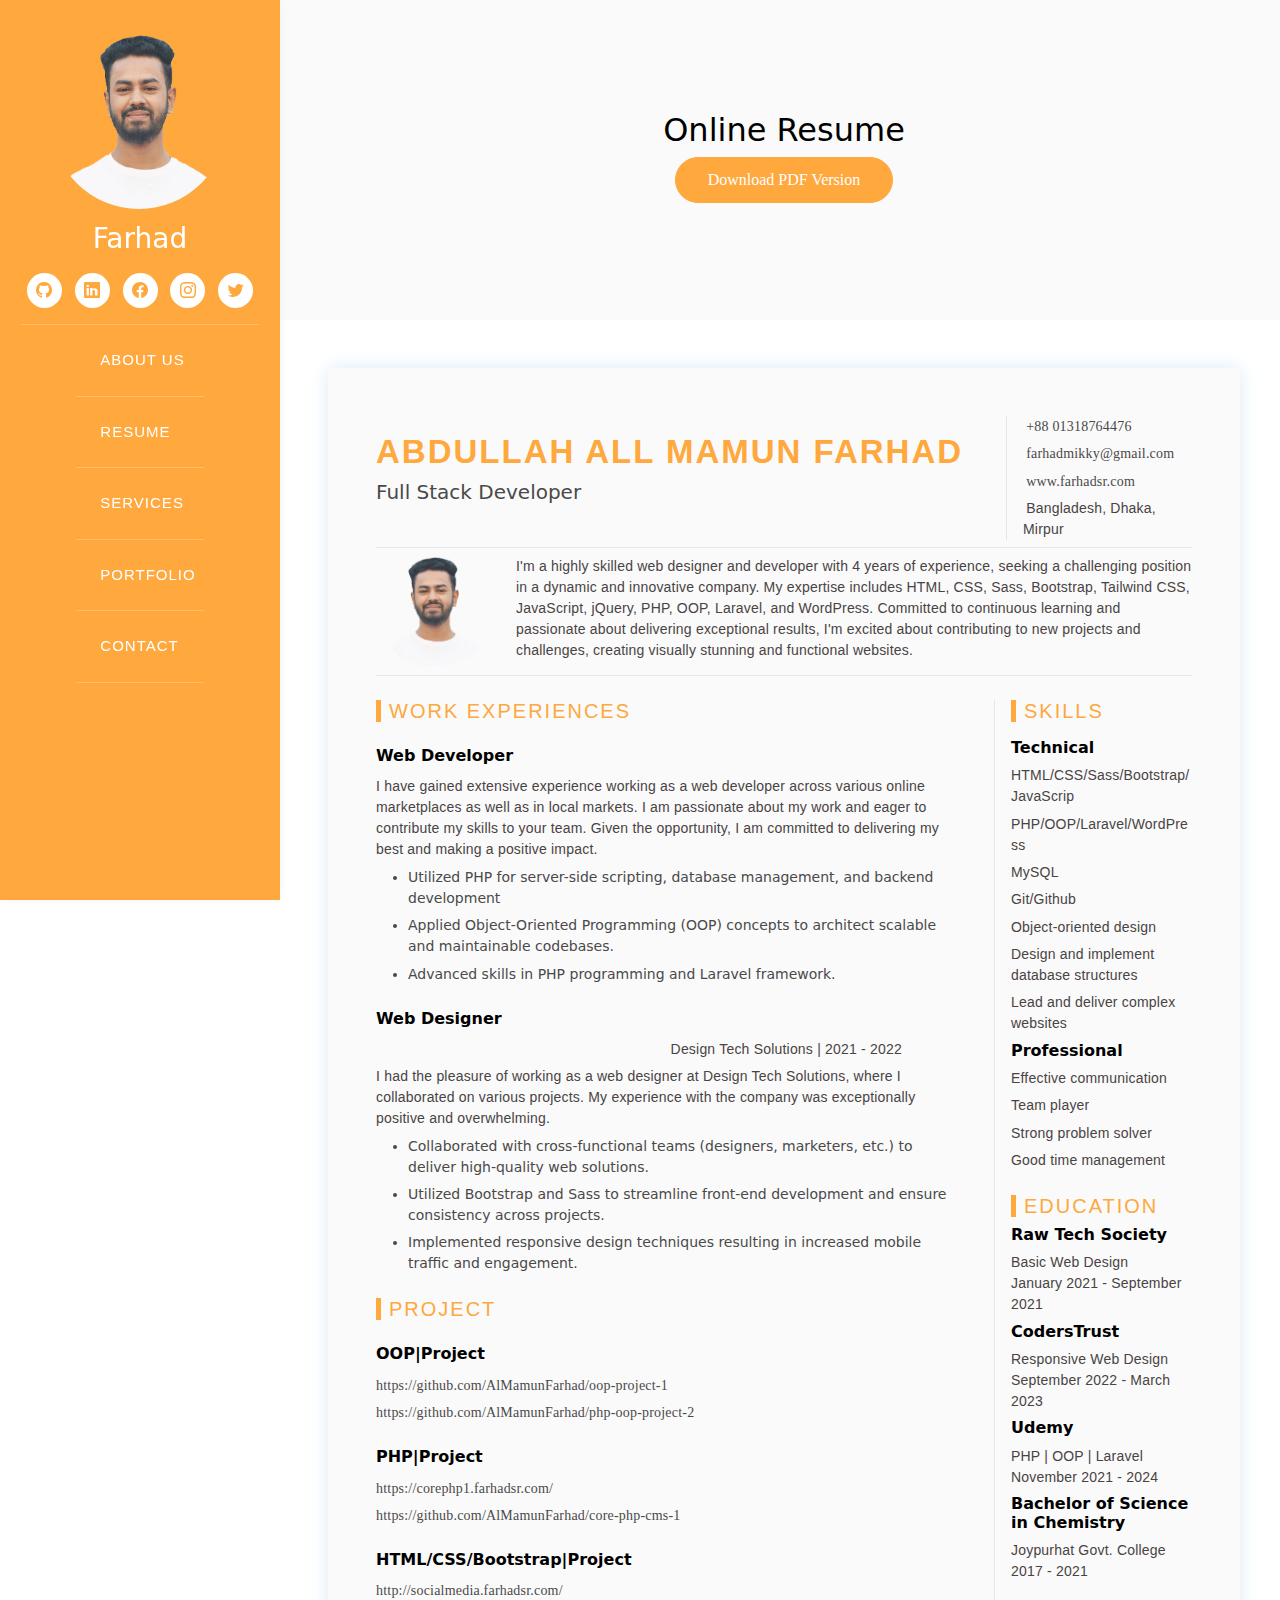
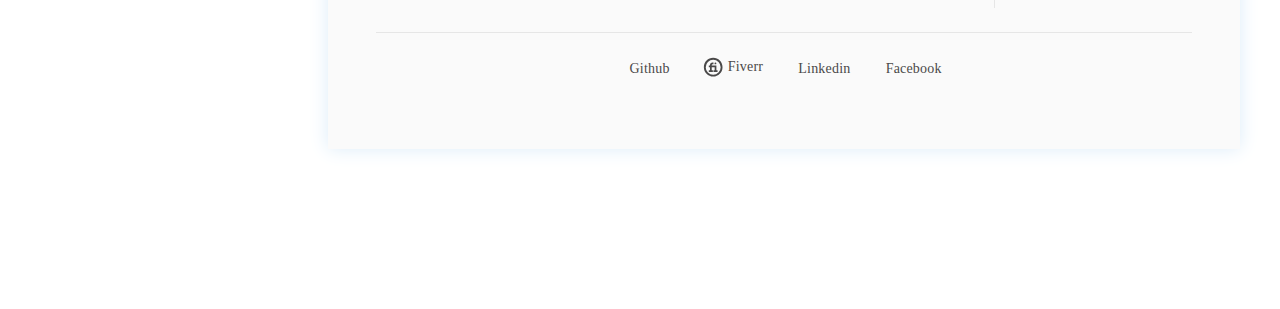
<file: resume.html>
<!DOCTYPE html>
<html lang="en">

<head>
    <meta charset="UTF-8">
    <meta name="viewport" content="width=device-width, initial-scale=1.0">
    <title>Online Resume</title>
    <link href="https://cdn.jsdelivr.net/npm/bootstrap@5.3.3/dist/css/bootstrap.min.css" rel="stylesheet"
        integrity="sha384-QWTKZyjpPEjISv5WaRU9OFeRpok6YctnYmDr5pNlyT2bRjXh0JMhjY6hW+ALEwIH" crossorigin="anonymous">
    <link rel="stylesheet" href="https://cdnjs.cloudflare.com/ajax/libs/font-awesome/6.5.1/css/all.min.css"
        integrity="sha512-DTOQO9RWCH3ppGqcWaEA1BIZOC6xxalwEsw9c2QQeAIftl+Vegovlnee1c9QX4TctnWMn13TZye+giMm8e2LwA=="
        crossorigin="anonymous" referrerpolicy="no-referrer" />
    <link rel="stylesheet" href="https://cdn.jsdelivr.net/npm/bootstrap-icons@1.11.3/font/bootstrap-icons.min.css">
    <link rel="stylesheet" href="./css/styles.css">
    <link rel="stylesheet" href="css/resume.css">
</head>

<body>

    <div class="resume-container">
        <div class="left">
            <div class="middle">
                <aside>
                    <nav class="navbar navbar-expand-lg">
                        <div class="container-fluid">
                            <button class="navbar-toggler" type="button" role="button" data-bs-toggle="collapse"
                                data-bs-target="#navbarNav" aria-controls="navbarNav" aria-expanded="false"
                                aria-label="navbarNav" aria-controls="navbarNav">
                                <i class="bi bi-list"></i>
                            </button>
                            <div class="collapse navbar-collapse" id="navbarNav">
                                <div class="nav-img d-flex justify-content-center">
                                    <a class="navbar-brand" href="index.html">
                                        <img src="images/farhad.png" class="img-fluid rounded-pill" alt="" id="navLogo">
                                    </a>
                                </div>
                                <div class="author-name">
                                    <h3><a href="./index.html">Farhad</a></h3>
                                </div>
                                <div class="social-link">
                                    <div class="nav-icon">
                                        <ul class="list-unstyled d-flex" style="margin-bottom: 0 !important;">
                                            <li><a href="https://github.com/AlMamunFarhad" target="_blank"
                                                    class="icon-hover"><i class="bi bi-github"></i></a></li>
                                            <li><a href="https://www.linkedin.com/public-profile/settings?trk=d_flagship3_profile_self_view_public_profile"
                                                    target="_blank" class="icon-hover"><i
                                                        class="bi bi-linkedin"></i></a></li>
                                            <li><a href="https://www.facebook.com/profile.php?id=100009626361921"
                                                    target="_blank" class="icon-hover"><i
                                                        class="bi bi-facebook"></i></a></li>
                                            <li><a href="https://www.instagram.com/almamunfarhad/" target="_blank"
                                                    class="icon-hover"><i class="bi bi-instagram"></i></a></li>
                                            <li><a href="https://twitter.com/FarhadAlMamun11" target="_blank"
                                                    class="icon-hover"><i class="bi bi-twitter"></i></a></li>
                                        </ul>
                                        <hr class="lh-0">
                                    </div>
                                </div>
                                <ul class="navbar-nav flex-column nav-links text-break text-center">
                                    <li class="nav-item">
                                        <a class="nav-link nav-menu menu-active" href="../index.html"><i
                                                class="fa-solid fa-user"></i> ABOUT US</a>
                                    </li>
                                    <hr>
                                    <li class="nav-item">
                                        <a class="nav-link" href="../resume.html"><i class="fa-solid fa-code">
                                            </i>RESUME</a>
                                    </li>
                                    <hr>
                                    <li class="nav-item">
                                        <a class="nav-link nav-menu" href="../services.html"><i
                                                class="fa-solid fa-bars-staggered"></i> SERVICES</a>
                                    </li>
                                    <hr>
                                    <li class="nav-item">
                                        <a class="nav-link nav-menu" href="./portfolio.html"><i
                                                class="fa-solid fa-diagram-project"></i> PORTFOLIO</a>
                                    </li>
                                    <hr>
                                    <li class="nav-item">
                                        <a class="nav-link nav-menu" href="../index.html"><i
                                                class="fa-solid fa-comment"></i>
                                            CONTACT</a>
                                    </li>
                                    <hr>
                                </ul>
                                <div class="nav-bottom w-100 d-flex justify-content-between align-items-end">
                                    <div class="dark-mode">
                                        <i class="bi bi-brightness-high text-dark" id="icon" onclick="toggleMode()"></i>
                                    </div>

                                    <div class="dropdown dropup">
                                        <button class="rounded-pill" type="button" data-bs-toggle="dropdown"
                                            aria-expanded="false" data-dismiss="modal">
                                            <i class="bi bi-gear-wide nav-icon"></i>
                                        </button>
                                        <div class="theme-color">
                                            <div class="dropdown-menu border-0">
                                                <div class="customize-theme py-2">
                                                    <div class="color">
                                                        <h4>Theme Colors</h4>
                                                        <div class="choose-color ">
                                                            <p class="color-1 active"></p>
                                                            <p class="color-2"></p>
                                                            <p class="color-3"></p>
                                                            <p class="color-4"></p>
                                                            <p class="color-5"></p>
                                                            <p class="color-6"></p>
                                                            <a class="btn rounded-pill fs-6 reset-btn d-flex"
                                                                id="resetBtn">Clear</a>
                                                        </div>
                                                    </div>
                                                </div>
                                            </div>
                                        </div>
                                    </div>
                                </div>
                            </div>
                        </div>
                    </nav>
                </aside>
            </div>
        </div>
        <div class="resume-right">
            <div class="right">
                <div class="resume-top text-center">
                    <h2>Online Resume</h2>
                    <a href="images/cv.pdf" class="custom-btn mb-3" download=""><i class="fa-solid fa-file"></i>
                        Download PDF
                        Version</a>
                </div>

                <div class="resume-section mt-5">
                    <div class="resume">
                        <div class="row">
                            <div class="col-lg-9 name">
                                <h1 class="pt-3">ABDULLAH ALL MAMUN FARHAD</h1>
                                <h5 class="pb-3">Full Stack Developer</h5>
                            </div>
                            <div class="col-lg-3">
                                <div class="contact-details text-border">
                                    <p><i class="fa-solid fa-square-phone"></i> <a href="tel:+88 01318764476">+88
                                            01318764476</a></p>
                                    <p class="text-break"><i class="fa-solid fa-square-envelope"></i>
                                        <a href="mailto:farhadmikky@gmail.com">farhadmikky@gmail.com</a>
                                    </p>
                                    <p><i class="fa-solid fa-globe"></i> <a
                                            href="https://www.farhadsr.com/">www.farhadsr.com</a></p>
                                    <p> <i class="fa-solid fa-location-pin"></i> Bangladesh, Dhaka,
                                        <span>Mirpur</span>
                                    </p>
                                </div>
                            </div>
                        </div>
                        <!-- <hr> -->
                        <div class="summarise mb-4">
                            <div class="row d-flex align-items-center">
                                <div class="col-md-2">
                                    <div class="resume-img d-flex justify-content-center">
                                        <img src="images/farhad.png" class="img-fluid rounded-pill" width="150"
                                            height="150" alt="">
                                    </div>
                                </div>
                                <div class="col-md-10">
                                    <p>I'm a highly skilled web designer and developer with 4 years of experience,
                                        seeking a challenging position in a dynamic and innovative company. My expertise
                                        includes HTML, CSS, Sass, Bootstrap, Tailwind CSS, JavaScript, jQuery, PHP, OOP,
                                        Laravel, and WordPress. Committed to continuous learning and passionate about
                                        delivering exceptional results, I'm excited about contributing to new projects
                                        and challenges, creating visually stunning and functional websites.</p>
                                </div>
                            </div>
                        </div>

                        <div class="tecnical-skills">
                            <div class="row">
                                <div class="col-md-9">
                                    <div class="resume-content">
                                        <div class="work-experinces">
                                            <h3>WORK EXPERIENCES</h3>
                                            <h4>Web Developer</h4>
                                            <p>I have gained extensive experience working as a web developer across
                                                various online marketplaces as well as in local markets. I am passionate
                                                about my work and eager to contribute my skills to your team. Given the
                                                opportunity, I am committed to delivering my best and making a positive
                                                impact.</p>
                                            <ul>
                                                <li>Utilized PHP for server-side scripting, database management, and
                                                    backend development</li>
                                                <li>Applied Object-Oriented Programming (OOP) concepts to architect
                                                    scalable and maintainable codebases.</li>
                                                <li>Advanced skills in PHP programming and Laravel framework.</li>
                                            </ul>
                                            <h4>Web Designer</h4>
                                            <p class="text-end pe-5"> Design Tech Solutions | 2021 -
                                                2022
                                            </p>
                                            <p>I had the pleasure of working as a web designer at Design Tech Solutions,
                                                where I collaborated on various projects. My experience with the company
                                                was exceptionally positive and overwhelming.</p>
                                            <ul>
                                                <li>Collaborated with cross-functional teams (designers, marketers,
                                                    etc.) to deliver high-quality web solutions.</li>
                                                <li>Utilized Bootstrap and Sass to streamline front-end development and
                                                    ensure consistency across projects.</li>
                                                <li>Implemented responsive design techniques resulting in increased
                                                    mobile traffic and engagement.</li>
                                            </ul>
                                        </div>
                                        <div class="portfoio-project mt-4">
                                            <h3>PROJECT</h3>
                                            <h4>OOP|Project</h4>
                                            <p><a
                                                    href="https://github.com/AlMamunFarhad/oop-project-1">https://github.com/AlMamunFarhad/oop-project-1</a>
                                            </p>
                                            <p><a
                                                    href="https://github.com/AlMamunFarhad/php-oop-project-2">https://github.com/AlMamunFarhad/php-oop-project-2</a>
                                            </p>
                                            <h4>PHP|Project</h4>
                                            <p><a
                                                    href="https://corephp1.farhadsr.com/">https://corephp1.farhadsr.com/</a>
                                            </p>
                                            <p><a
                                                    href="https://github.com/AlMamunFarhad/core-php-cms-1">https://github.com/AlMamunFarhad/core-php-cms-1</a>
                                            </p>
                                            <h4>HTML/CSS/Bootstrap|Project</h4>
                                            <p><a
                                                    href="http://socialmedia.farhadsr.com/">http://socialmedia.farhadsr.com/</a>
                                            </p>
                                        </div>
                                    </div>
                                </div>
                                <div class="col-md-3 right-info">
                                    <div class="resume-right text-break">
                                        <div class="content-one">
                                            <h3>SKILLS</h3>
                                            <h4 class="pt-2">Technical</h4>
                                            <p>HTML/CSS/Sass/Bootstrap/JavaScrip</p>
                                            <p>PHP/OOP/Laravel/WordPress</p>
                                            <p>MySQL</p>
                                            <p>Git/Github</p>
                                            <p>Object-oriented design</p>
                                            <p>Design and implement database structures</p>
                                            <p>Lead and deliver complex websites</p>
                                        </div>
                                        <div class="professional">
                                            <h4>Professional</h4>
                                            <p>Effective communication</p>
                                            <p>Team player</p>
                                            <p>Strong problem solver</p>
                                            <p>Good time management</p>
                                        </div>
                                        <div class="education">
                                            <h3 class="mt-4">EDUCATION</h3>
                                            <h4>Raw Tech Society</h4>
                                            <P>Basic Web Design <br> January 2021 - September 2021</P>
                                            <h4>CodersTrust</h4>
                                            <P>Responsive Web Design
                                                <br> September 2022 - March 2023
                                            </P>
                                            <h4>Udemy</h4>
                                            <P>PHP | OOP | Laravel
                                                <br> November 2021 - 2024
                                            </P>
                                            <h4>Bachelor of Science in Chemistry</h4>
                                            <P>Joypurhat Govt. College
                                                <br> 2017 - 2021
                                            </P>
                                        </div>
                                    </div>
                                </div>
                            </div>
                        </div>
                        <div class="row">
                            <div class="resume-social-link d-flex justify-content-center">
                                <p><a href="https://github.com/AlMamunFarhad"><i class="fa-brands fa-github"></i>
                                        Github
                                    </a></p>
                                <p><a href="https://www.fiverr.com/farhad_webdr?public_mode=true">
                                        <svg xmlns="http://www.w3.org/2000/svg" width="1.6em" height="1.6em"
                                            viewBox="-2 -2 24 24">
                                            <g fill="currentColor">
                                                <path
                                                    d="M10 18a8 8 0 1 0 0-16a8 8 0 0 0 0 16m0 2C4.477 20 0 15.523 0 10S4.477 0 10 0s10 4.477 10 10s-4.477 10-10 10" />
                                                <path
                                                    d="M13.427 13.148v-5h-5v-.312c0-.517.42-.938.938-.938h.937V5.023h-.937a2.816 2.816 0 0 0-2.813 2.813v.312h-1.25v1.875h1.25v3.125h-1.25v1.875h4.375v-1.875h-1.25v-3.125h3.143v3.125h-1.268v1.875h4.375v-1.875z" />
                                                <circle cx="12.402" cy="5.971" r="1.001" />
                                            </g>
                                        </svg>
                                        <span>Fiverr</span>
                                    </a> </p>
                                <p><a
                                        href="https://www.linkedin.com/public-profile/settings?trk=d_flagship3_profile_self_view_public_profile"><i
                                            class="fa-brands fa-linkedin-in"></i>
                                        Linkedin
                                    </a></p>
                                <p><a href="https://www.facebook.com/profile.php?id=100009626361921"><i
                                            class="fa-brands fa-facebook"></i>
                                        Facebook
                                    </a> </p>
                            </div>
                        </div>
                    </div>
                </div>
            </div>
        </div>
    </div>


    <script src="https://cdn.jsdelivr.net/npm/bootstrap@5.3.3/dist/js/bootstrap.bundle.min.js"
        integrity="sha384-YvpcrYf0tY3lHB60NNkmXc5s9fDVZLESaAA55NDzOxhy9GkcIdslK1eN7N6jIeHz"
        crossorigin="anonymous"></script>


    <script src="js/scripts.js"></script>
</body>

</html>
</file>
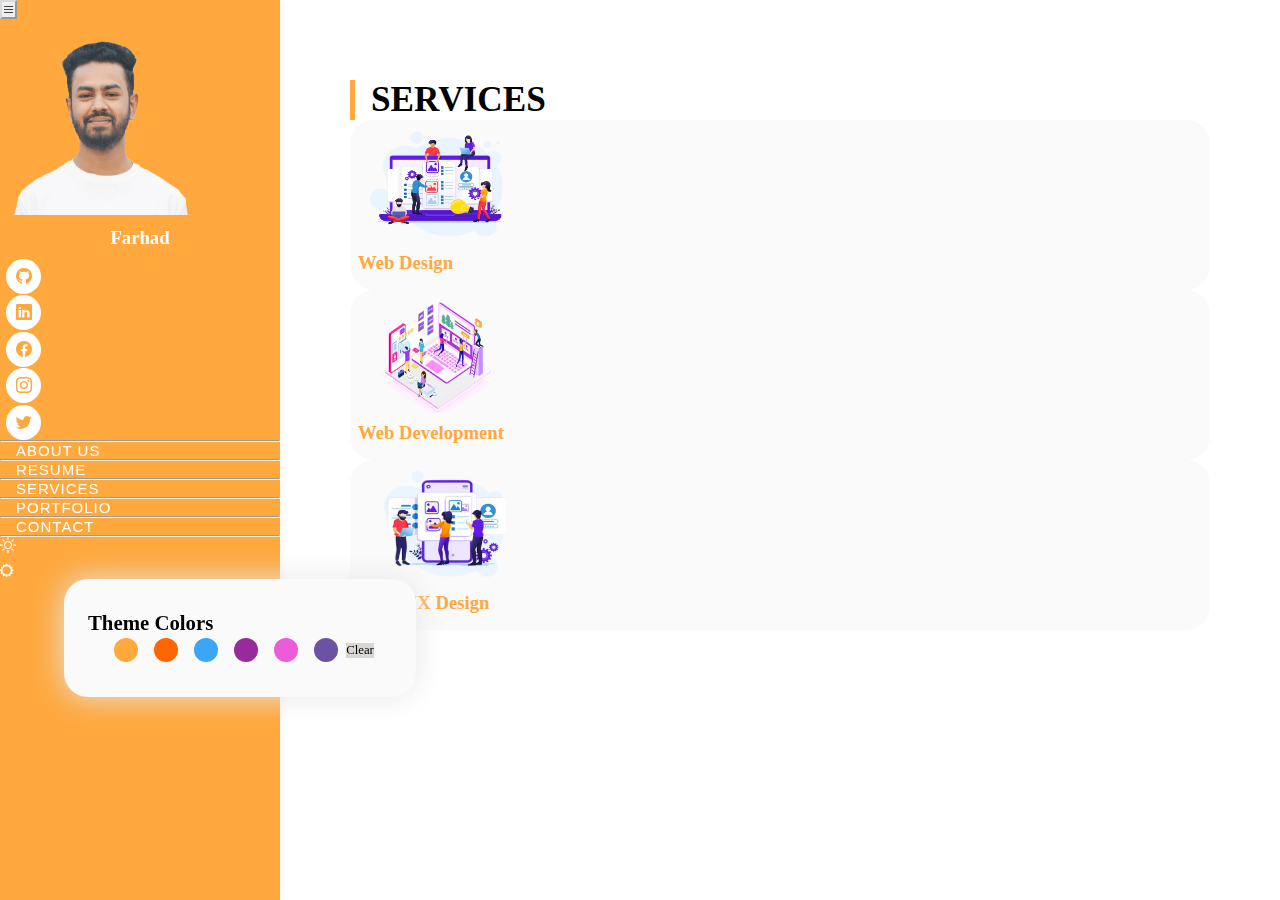
<file: services.html>
<!doctype html>
<html lang="en">

<head>
    <meta charset="utf-8">
    <meta name="viewport" content="width=device-width, initial-scale=1">
    <title>Farhad Portfolio</title>
    <!-- custom css -->
    <link rel="stylesheet" href="css/styles.css">
    <link rel="stylesheet" href="css/contact.css">
    <!-- Bootstrap cdn -->
    <link href="https://cdn.jsdelivr.net/npm/bootstrap@5.3.2/dist/css/bootstrap.min.css" rel="stylesheet"
        integrity="sha384-T3c6CoIi6uLrA9TneNEoa7RxnatzjcDSCmG1MXxSR1GAsXEV/Dwwykc2MPK8M2HN" crossorigin="anonymous">
    <link rel="stylesheet" href="https://cdn.jsdelivr.net/npm/bootstrap-icons@1.11.3/font/bootstrap-icons.min.css">
    <!-- font awesome cdn -->
    <link rel="stylesheet" href="https://cdnjs.cloudflare.com/ajax/libs/font-awesome/6.5.1/css/all.min.css"
        integrity="sha512-DTOQO9RWCH3ppGqcWaEA1BIZOC6xxalwEsw9c2QQeAIftl+Vegovlnee1c9QX4TctnWMn13TZye+giMm8e2LwA=="
        crossorigin="anonymous" referrerpolicy="no-referrer" />

</head>

<body>

    <div class="main-container">
        <aside>
            <nav class="navbar navbar-expand-lg">
                <div class="container-fluid">
                    <button class="navbar-toggler" type="button" role="button" data-bs-toggle="collapse"
                        data-bs-target="#navbarNav" aria-controls="navbarNav" aria-expanded="false"
                        aria-label="navbarNav" aria-controls="navbarNav">
                        <i class="bi bi-list"></i>
                    </button>

                    <div class="collapse navbar-collapse" id="navbarNav">
                        <div class="nav-img d-flex justify-content-center">
                            <a class="navbar-brand" href="../index.html">
                                <img src="images/farhad.png" class="img-fluid rounded-pill" alt="">
                            </a>
                        </div>
                        <div class="author-name">
                            <h3><a href="./index.html">Farhad</a></h3>
                        </div>
                        <div class="social-link">
                            <div class="nav-icon">
                                <ul class="list-unstyled d-flex mb-0">
                                    <li><a href="https://github.com/AlMamunFarhad" target="_blank" class="icon-hover"><i
                                                class="bi bi-github"></i></a></li>
                                    <li><a href="https://www.linkedin.com/public-profile/settings?trk=d_flagship3_profile_self_view_public_profile"
                                            target="_blank" class="icon-hover"><i class="bi bi-linkedin"></i></a></li>
                                    <li><a href="https://www.facebook.com/profile.php?id=100009626361921"
                                            target="_blank" class="icon-hover"><i class="bi bi-facebook"></i></a></li>
                                    <li><a href="https://www.instagram.com/almamunfarhad/" target="_blank"
                                            class="icon-hover"><i class="bi bi-instagram"></i></a></li>
                                    <li><a href="https://twitter.com/FarhadAlMamun11" target="_blank"
                                            class="icon-hover"><i class="bi bi-twitter"></i></a></li>
                                </ul>
                                <hr class="lh-0">
                            </div>

                        </div>
                        <ul class="navbar-nav flex-column nav-links text-break text-center">
                            <li class="nav-item">
                                <a class="nav-link nav-menu menu-active" href="./index.html"><i
                                        class="fa-solid fa-user"></i>
                                    ABOUT US</a>
                            </li>
                            <hr>
                            <li class="nav-item">
                                <a class="nav-link" href="./resume.html"><i class="fa-solid fa-code"> </i>RESUME</a>
                            </li>
                            <hr>
                            <li class="nav-item">
                                <a class="nav-link nav-menu" href="./services.html"><i
                                        class="fa-solid fa-bars-staggered"></i>
                                    SERVICES</a>
                            </li>
                            <hr>
                            <li class="nav-item">
                                <a class="nav-link nav-menu" href="./portfolio.html"><i
                                        class="fa-solid fa-diagram-project"></i>
                                    PORTFOLIO</a>
                            </li>
                            <hr>
                            <li class="nav-item">
                                <a class="nav-link nav-menu" href="./contact.html"><i class="fa-solid fa-comment"></i>
                                    CONTACT</a>
                            </li>
                            <hr>
                        </ul>
                        <div class="nav-bottom w-100 d-flex justify-content-between align-items-end">
                            <div class="dark-mode">
                                <i class="bi bi-brightness-high mt-4 pt-1 ms-2" id="icon" onclick="toggleMode()"></i>
                            </div>

                            <div class="dropdown dropup">
                                <button class="rounded-pill" type="button" data-bs-toggle="dropdown"
                                    aria-expanded="false" data-dismiss="modal">
                                    <i class="bi bi-gear-wide nav-icon"></i>
                                </button>
                                <div class="theme-color">
                                    <div class="dropdown-menu border-0">
                                        <div class="customize-theme py-2">
                                            <div class="color">
                                                <h4>Theme Colors</h4>
                                                <div class="choose-color ">
                                                    <p class="color-1 active"></p>
                                                    <p class="color-2"></p>
                                                    <p class="color-3"></p>
                                                    <p class="color-4"></p>
                                                    <p class="color-5"></p>
                                                    <p class="color-6"></p>
                                                    <a class="btn rounded-pill fs-6 reset-btn d-flex"
                                                        id="resetBtn">Clear</a>
                                                </div>
                                            </div>
                                        </div>
                                    </div>
                                </div>
                            </div>
                        </div>
                    </div>
                </div>
            </nav>
        </aside>

        <div class="main-content" id="main_content">
            <!--===== Service Section ============-->
            <section id="serveice">
                <div class="service-section">
                    <div class="container">
                        <div class="d-flex justify-content-center align-items-center pb-3">
                            <h1 class="text-center mb-4 text-border">SERVICES</h1>
                        </div>
                        <div class="row g-4 justify-content-center service-row">
                            <div class="col-lg-4 col-md-6">
                                <div class="card py-4">
                                    <div class="card-img">
                                        <img src="images/ui-ux-design.png" class="img-fluid img-responsive img-1"
                                            alt="">
                                    </div>
                                    <div class="card-body">
                                        <h3>Web Design</h3>
                                    </div>
                                </div>
                            </div>
                            <div class="col-lg-4 col-md-6">
                                <div class="card py-4">
                                    <div class="card-img">
                                        <img src="images/ux2.png" class="img-fluid img-responsive" alt="">
                                    </div>
                                    <div class="card-body">
                                        <h3>Web Development</h3>
                                    </div>
                                </div>
                            </div>
                            <div class="col-lg-4 col-md-6">
                                <div class="card py-4">
                                    <div class="card-img">
                                        <img src="images/3.png" class="img-fluid img-responsive" alt="">
                                    </div>
                                    <div class="card-body">
                                        <h3>UI & UX Design</h3>
                                    </div>
                                </div>
                            </div>
                        </div>
                    </div>
                </div>
            </section>
            <!--===== Service Section End============-->
        </div>
    </div>




    <!--====== End ======-->


    <script src="https://cdn.jsdelivr.net/npm/bootstrap@5.3.2/dist/js/bootstrap.bundle.min.js"
        integrity="sha384-C6RzsynM9kWDrMNeT87bh95OGNyZPhcTNXj1NW7RuBCsyN/o0jlpcV8Qyq46cDfL"
        crossorigin="anonymous"></script>
    <script src="js/scripts.js"></script>

</body>

</html>
</file>
<file: css/styles.css>
:root {
  --color-hue: 33;
  --color-lightness: 99%;
  --light-color-lightness: 62%;

  --primary-color: #FFFFFF;
  --nav-link-color: #fff;
  --nav-bg: hsl(var(--color-hue), var(--color-lightness), var(--light-color-lightness));
  --nav-icon-border: #d5d3d3c4;
  --nav-shadow: 0px 0px 10px #f3f3f3;
  --bg-color: #fafafa;
  --text-content-color: #000;
  --button-color: hsl(var(--color-hue), var(--color-lightness), var(--light-color-lightness));
  --button-border-color: var(--button-color);
  --card-bg-color: #fafafa;
  --card-hover-color: #f2f2f295;
  --box-shadow: 0px 0px 30px #e8e6e6;
  --portfolio-color: #f2f2f25b;
  --contact-color: #f5f5f5;
  --icon-color: #e6e3e3;
  --icon-bg-color: #fff;
  --text-color: #494343;
  --resume-btn: #fff;
  --portfolio-bg: #f0eef6;
  --portfolio-card: #f2f9fd;
  --portfolio-box-shadow: #a0a4ae;
  --resume-box-shadow: hsl(207, 71%, 92%);
  --resume-border-color: rgba(0, 0, 0, 0.080);
  --resume-text-color: #4a4949;
  --label-color: #000;
}

.dark-theme {
  --primary-color: hsl(252, 30%, 17%);
  --nav-bg: hsl(var(--color-hue), var(--color-lightness), var(--light-color-lightness));
  --nav-icon-border: #6e6e6e;
  --nav-link-color: #fff;
  --nav-shadow: 0px 0px 10px #020a10;
  --bg-color: hsl(252, 30%, 15%);
  --text-content-color: #fff;
  --button-color: hsl(var(--color-hue), var(--color-lightness), var(--light-color-lightness));
  --button-border-color: var(--button-color);
  --card-bg-color: hsl(252, 30%, 15%);
  --card-hover-color: #170e2689;
  --portfolio-color: #170e2689;
  --card-border-color: hsl(252, 30%, 17%);
  --box-shadow: hsl(252, 30%, 19%) 0px 20px 30px;
  --contact-color: hsl(252, 30%, 17%);
  --footer-icon-bg: #fff;
  --icon-color: hsl(252, 30%, 17%);
  --text-color: #ededed;
  --resume-btn: #000;
  --resume-btn-hover: #fff;
  --portfolio-bg: hsl(252, 30%, 17%);
  --portfolio-card: #170e2689;
  --portfolio-box-shadow: #1c052a;
  --resume-box-shadow: #020a10;
  --resume-border-color: #404040a8;
  --resume-text-color: #f8f2f2;
  --label-color: #8a8888;
}

* {
  margin: 0;
  padding: 0;
  box-sizing: border-box;
  outline: none !important;
}

body {
  background: var(--primary-color) !important;
}

a {
  text-decoration: none !important;
}

p {
  font-family: "Arial",
    sans-serif !important;
  font-weight: 400;
  letter-spacing: .20px;
  font-size: 14px;
  color: var(--text-color) !important;
}

h1 {
  font-weight: 600;
  font-size: 2.2rem !important;
  color: var(--text-content-color) !important;
}

section {
  padding: 2rem 0rem !important;
}

/* section */
.main-content {
  display: block !important;
  left: 500px;
  right: 220px;
  position: absolute;
}

.navbar-nav .nav-item .nav-link {
  font-size: 15px;
}

/*======== nav Start ======= */
aside {
  position: fixed;
  width: 280px;
  top: 0;
  bottom: 0;
  left: 0;
  background: var(--nav-bg) !important;
  z-index: 9999;
  box-shadow: var(--nav-shadow) !important;
}

.author-name {
  color: #fff;
  padding: .5rem 0;
  display: flex;
  justify-content: center;
}

.author-name h3 a {
  color: #fff;
}

.navbar button {
  color: var(--text-content-color);
  border-color: var(--nav-icon-border);
}

aside .collapse {
  flex-direction: column;
  height: 100% !important;
}

.collapse .nav-img {
  margin-left: 13px;
}

.navbar-brand img {
  width: 11rem;
  height: 11rem;
  margin-top: 20px;
}

aside .nav-item {
  display: flex;
  cursor: pointer !important;
  width: 100% !important;
}

aside .nav-item:hover .nav-link {
  color: #494343 !important;
}

aside .nav-item .nav-link {
  color: var(--nav-link-color) !important;
  font-weight: 400;
  letter-spacing: 1px;
  font-family: 'Helvetica', sans-serif !important;
  border: none;
  display: flex;
  align-items: center;

}

aside .menu-active {
  color: var(--button-color) !important;
}

aside .nav-item .nav-link i {
  padding-right: 1rem;
}

aside hr {
  color: #fff;
  line-height: 0;
  width: 100% !important;
}

aside .dropdown button {
  color: var(--nav-link-color);
  background: transparent;
  padding-top: .5rem;
  border: none;
  cursor: pointer !important;
  display: inline-block;
}

aside .dropdown-menu {
  margin-bottom: -2rem !important;
  margin-left: 4rem;
  padding: 2rem 1.5rem;
  width: 22rem;
  box-shadow: var(--box-shadow);
  background-color: var(--bg-color);
  border-radius: 24px !important;
}

aside .nav-bottom {
  height: 14.5rem !important;
}

aside .bi-moon {
  color: var(--nav-link-color) !important;
  cursor: pointer;
}

aside .bi-brightness-high {
  color: var(--nav-link-color) !important;
  cursor: pointer;
}

.customize-theme .choose-color {
  display: flex;
  justify-content: center;
  align-items: center;
}

.customize-theme .choose-color p {
  width: 1.5rem;
  height: 1.5rem;
  border-radius: 50%;
  display: flex;
  justify-content: center;
  align-items: center;
  margin: .2rem .5rem;
  cursor: pointer;
  flex-wrap: wrap;
}

.customize-theme .choose-color p:nth-child(1) {
  background: hsl(33, 99%, 62%);
}

.customize-theme .choose-color p:nth-child(2) {
  background: hsl(24, 99%, 50%);
}

.customize-theme .choose-color p:nth-child(3) {
  background: hsl(206, 92%, 60%);
}

.customize-theme .choose-color p:nth-child(4) {
  background: hsl(298, 57%, 39%);
}

.customize-theme .choose-color p:nth-child(5) {
  background: hsl(308, 79%, 64%);
}

.customize-theme .choose-color p:nth-child(6) {
  background: hsl(260, 34%, 48%);
}

.customize-theme .color h4 {
  font-size: 1.3rem;
  color: var(--text-content-color);
}

.choose-color .reset-btn {
  background: #dbd6d6;
  font-size: .8rem;
  transition: none !important;
}

.choose-color .reset-btn:hover {
  background: #ecebeb;
}

/*======== nav End ========== */
/* ========= About Section Start======= */
.custom-btn {
  background: var(--button-color) !important;
  z-index: 1;
  position: relative;
  border-radius: 50px;
  color: #fff !important;
  padding: .6rem 2rem !important;
  overflow: hidden;
  text-decoration: none;
  border: 1px solid var(--button-border-color) !important;
  outline: none;
}

.custom-btn:after {
  position: absolute;
  content: "";
  width: 0;
  height: 100%;
  top: 0;
  right: 0;
  z-index: -1;
  background-color: #fff;
  transition: all 0.7s ease;
}

.custom-btn:hover {
  transition: 0.4s;
  color: #000 !important;
}

.custom-btn:hover:after {
  left: 0;
  width: 100%;
}

.about-section .resume-btn {
  background: var(--text-color) !important;
  border-color: var(--text-color) !important;
  color: var(--resume-btn);
  display: flex;
  align-items: center;
  padding: .6rem 2rem !important;
  border-radius: 50px;
  transition: .3s ease;
}

.about-section .resume-btn:hover {
  background-color: #616060 !important;
}

.about-section {
  padding-top: 3rem;
}

.about-section h1 {
  font-weight: 600;
  font-family: "Noto Sans Gurmukhi", sans-serif;
  color: var(--text-content-color) !important;
  letter-spacing: 1px;
}

.about-content h5 {
  color: var(--text-color);
  font-weight: 400;
  font-family: "Noto Sans Gurmukhi", sans-serif;
}

.text-border {
  color: var(--text-content-color) !important;
  position: relative;
  padding-left: 1rem;
  border-left: 5px solid var(--button-color);
}

.about-content a {
  color: var(--button-color);
}

/* ========= About Section End=========== */
/*========== Skills Section Start ========*/
.skills-text h1 {
  color: var(--text-content-color);
}

.skills-content img {
  width: 3.2rem;
  padding-bottom: .8rem;
}

.php-icon {
  width: 4rem !important;
  margin-top: .7rem;
}

.skills-content .bootstrap-icon {
  padding-top: .1rem;
  width: 3.7rem !important;
}

.skills-content img:first-child {
  padding-right: 10px;
}

.skills-content h1 {
  font-weight: 700;
  font-size: 20px !important;
  color: var(--text-content-color);
}

.skills-section .col-xl-3 {
  margin-top: 1rem;
}

/*========== Skills Section End ==========*/
/* ========= Service Section Start=======  */
.service-section {
  margin-top: 3rem;
}

.service-section .card img {
  width: 10rem;
  height: 8rem;
  padding: .3rem;
}

.service-section .card {
  background-color: var(--card-bg-color);
}

.service-section h3 {
  color: var(--button-color);
  padding-bottom: 1rem;
}

.service-section .card {
  border: none;
  transition: all .3s ease;
  border-radius: 24px;
  padding-left: .5rem;
}

.service-section .card:hover {
  background-color: var(--card-hover-color) !important;
  transform: scale(1);
}

/* ========= About Section End======= */
/* ============= Portfolio section Start =========*/
.portfolio-section .menu {
  display: flex;
  justify-content: center;
  margin-bottom: 3rem;
}

.portfolio-section .menu-btn {
  background-color: transparent;
  border: none;
  border-top: 1px solid transparent;
  padding: 10px 3px;
  cursor: pointer;
  outline: none;
  margin: 0 1rem;
  color: var(--text-content-color);
}

.portfolio-section .menu-btn.active {
  border-top: 1px solid var(--button-color) !important;
  color: var(--button-color);
}

.portfolio-section .change {
  display: none;
}

.portfolio-section .change.active {
  display: flex;
}

.portfolio-content {
  background-color: var(--card-bg-color);
  padding: 1.5rem 2rem;
  border-radius: 24px;
  cursor: pointer;
  position: relative;
  display: inline-block;
  overflow: hidden;
  border-bottom: 6px solid var(--button-color) !important;
  box-shadow: 0px 0px 15px var(--portfolio-box-shadow) !important;
}

.portfolio-content .portfolio-btn {
  color: var(--color-dark);
  width: 100%;
  text-align: center;
  left: 0;
  height: 0px;
  position: absolute;
  transition: 0.4s ease all;
  visibility: hidden;
  opacity: 0;
  bottom: 50%;
  transform: scale(0.3);
  cursor: pointer;
}

.portfolio-content:hover .portfolio-btn {
  background: var(--portfolio-color);
  visibility: visible;
  height: 100%;
  padding: 39.7% 0;
  opacity: 1;
  bottom: 0;
  transform: scale(1);
  border-radius: 24px;
}

/* ============= Portfolio section End */
/*======= contact section start =======*/
.contact-section {
  margin-top: 2.1rem;
  margin-bottom: 4.5rem;
}

.contact-section .card {
  border: none;
  transition: .4s;
  border-radius: 20px;
  background-color: var(--card-bg-color) !important;
  box-shadow: var(--nav-shadow) !important;
}

.contact-section .card:hover {
  background-color: var(--card-hover-color) !important;
  transform: scale(1);
}

.contact-section .card h3 {
  color: var(--button-color);
}

.contact-section .card h5,
h6 {
  color: var(--text-content-color) !important;
}

.contact-section .contact-form {
  background-color: var(--card-bg-color);
  box-shadow: var(--nav-shadow) !important;
}

.contact-section .contact-info {
  padding: 1.5rem 1rem;
}

.contact-section .contact-form {
  box-shadow: 0px 0px 5px var(--box-shadow-color);
  border-radius: 24px;
  padding: 3rem 1.5rem;
}

.contact-form h4 {
  color: var(--text-content-color);
}

.did-floating-label-content {
  position: relative;
  margin-bottom: 20px;
}

.did-floating-label {
  color: var(--label-color) !important;
  font-size: 1rem;
  font-weight: normal;
  position: absolute;
  pointer-events: none;
  left: 15px;
  top: 16px;
  padding: 12px 5px;
  border-radius: 24px;
  background: transparent;
  transition: 0.2s ease all;
  -moz-transition: 0.2s ease all;
  -webkit-transition: 0.2s ease all;
}

.did-floating-input {
  display: block;
  width: 100%;
  height: 100%;
  padding: 1.2rem 20px;
  background: var(--card--bg-color);
  color: var(--text-content-color) !important;
  border-top-left-radius: 4px;
  border-top-right-radius: 4px;
  border: none;
  border-bottom: 1px solid var(--button-color);
  box-sizing: border-box;
}

.did-floating-input:focus {
  outline: none;

  ~.did-floating-label {
    top: -8px;
    font-size: 13px;
  }
}

input[type="text"],
input[type="email"] {
  padding-top: 1.6rem !important;
}

.did-floating-label-content textarea {
  padding-top: 1.6rem !important;
}

.did-floating-input:not(:placeholder-shown)~.did-floating-label {
  top: -10px;
}

.form .text-area {
  height: 100%;
  padding-top: .95rem;
}

/*========= contact section End =========*/
/*=========== Footer ===============*/
ul li .icon-hover {
  position: relative;
  display: block;
  text-align: center;
  line-height: 53px;
  border-radius: 50%;
  font-size: 25px;
  background-color: #fff !important;
  color: var(--button-color) !important;
  transition: .3s;
  margin: 0.1rem .4rem;
  margin-bottom: 0;
}

ul li .icon-hover::before {
  content: '';
  position: absolute;
  top: 0;
  left: 0;
  width: 100%;
  height: 100%;
  border-radius: 50%;
  transition: .3s;
  transform: scale(.9);
  z-index: -1;
}

ul li .icon-hover:hover::before {
  transform: scale(1.1);
}

ul li .icon-hover:hover {
  color: var(--button-color) !important;
  box-shadow: rgba(57, 54, 58, 0.3) 0px 20px 30px;
  background-color: var(--text-color);
}

ul li .icon-hover {
  width: 35px;
  height: 35px;
  text-align: center;
  display: flex;
  align-items: center;
  justify-content: center;
  font-size: 1rem;
}

@media screen and (max-width: 1600px) {
  .main-content {
    display: block !important;
    left: 400px;
    right: 120px;
  }
}

@media screen and (max-width: 1400px) {
  .main-content {
    display: block !important;
    left: 350px;
    right: 70px;
  }
}

@media screen and (max-width: 992px) {
  aside {
    position: sticky;
    width: 100%;
    display: block;
    padding-top: 0.8rem;
    padding-bottom: 0.8rem;
  }

  .main-content {
    left: 100px;
    right: 100px;
  }

  aside .navbar-nav .nav-item {
    display: flex;
    justify-content: center !important;
    align-items: center !important;
  }

  .collapse .nav-img {
    margin-left: 0;
  }

  .social-link .nav-icon {
    display: flex;
    align-items: center;
    justify-content: center !important;
    flex-direction: column;
  }

  .social-link .nav-icon hr {
    width: 100%;
  }

  aside .nav-bottom {
    height: 2rem !important;
  }

  aside .dropdown-menu {
    margin-bottom: 0.1rem !important;
    margin-left: -21rem;

  }

}

@media screen and (max-width: 768px) {
  .main-content {
    left: 80px;
    right: 80px;
  }

  .about-content .about-btn {
    margin-bottom: 2.5rem;
  }
}

@media screen and (max-width: 600px) {
  .main-content {
    left: 70px;
    right: 70px;
  }
}

@media screen and (max-width: 500px) {
  .main-content {
    left: 50px;
    right: 50px;
  }

  .about-btn .custom-btn {
    margin-bottom: .5rem;
  }

  .about-btn .resume-btn {
    margin-bottom: .5rem;
  }
}

@media screen and (max-width: 458px) {
  .about-btn .resume-btn {
    margin-left: 0 !important;
  }
}

@media screen and (max-width: 576px) {
  .service-row {
    margin: .5rem 1rem !important;
  }

  .contact-form {
    padding: 3rem 1.5rem !important;
  }
}

@media screen and (max-width: 400px) {
  .main-content {
    left: 15px;
    right: 15px;
  }
}

@media screen and (max-width: 476px) {
  .navbar .fixed-md-bottom {
    left: -52%;
    width: 40%;
  }

  .hero-content h1 {
    width: 95% !important;
    font-size: 2rem;
  }

  .hero-content .animate {
    font-size: 1.4rem;
  }

  .service-row {
    margin: .5rem 0 !important;
  }
}

@media screen and (max-width: 368px) {
  .customize-theme .choose-color {
    justify-content: start;
    flex-wrap: wrap;
  }

  aside .dropdown-menu {
    padding: 1rem;
    margin-left: -10rem;
    width: 10.5rem;
  }

  .choose-color a {
    margin-top: .5rem;
  }

  .contact-form {
    padding: 3rem 1rem !important;
  }

}

/*========= End =========*/
/*========= End =========*/
/*========= End =========*/
</file>
<file: css/contact.css>
.main-content .contact {
    margin-top: 1.5rem;
}
</file>
<file: css/resume.css>
.resume-container {
    display: grid;
    grid-template-columns: 12fr;
}

.resume-right a,
p {
    margin-bottom: 0.4rem !important;
    font-family: 'Times New Roman', Times, serif;
}

.resume-section a {
    color: var(--resume-text-color);
    transition: 100ms;

}

.resume-section a:hover {
    color: var(--button-color);
    text-decoration: underline !important;
}

.resume-section p {
    color: var(--text-color) !important;
}

.resume-content h4 {
    margin-top: 1.5rem !important;
    padding-bottom: .2rem;
}

.resume-content {
    padding-right: 2rem;
}

.right {
    margin-left: 17rem;
}

.resume-right .resume-top {
    background: var(--bg-color);
    width: 100%;
    height: 20rem !important;
    display: flex !important;
    flex-direction: column;
    justify-content: center;
    align-items: center;
}

/* .resume-top .custom-btn {
    text-decoration: none !important;
}

*/
.resume-top h2 {
    margin-top: 0 !important;
    padding: 0;
    color: var(--text-content-color);
}

.resume-section {
    width: 100%;
    display: flex;
    justify-content: center;
    padding-bottom: 10rem;
}

.resume {
    width: 57rem;
    padding: 3rem;
    background: var(--bg-color);
    box-shadow: 0px 0px 18px var(--resume-box-shadow);
}

.resume .contact-details a {
    color: var(--resume-text-color);
}

.resume .contact-details a:hover {
    color: var(--button-color);
    text-decoration: underline !important;
}

.resume h1 {
    color: var(--button-color) !important;
    font-size: 33px !important;
    font-family: "Exo 2", sans-serif;
    font-weight: 700;
    letter-spacing: 2px;
}

.resume .name h5 {
    color: var(--resume-text-color);
    font-weight: 300;
}

.resume-section .text-border {
    border-left: 1px solid var(--resume-border-color);
}

.resume .contact-details i {
    padding-right: .2rem;
}

.contact-details p:last-child {
    margin-bottom: 0;
}

.resume .summarise {
    border-top: 1px solid var(--resume-border-color);
    border-bottom: 1px solid var(--resume-border-color);
    padding-top: .5rem;
    padding-bottom: .5rem;
}

.resume .right-info {
    border-left: 1px solid var(--resume-border-color);
    padding-left: 1rem;
}

.resume h3 {
    border-left: 5px solid var(--button-color);
    line-height: 22px;
    padding-left: .5rem;
    font-size: 20px;
    color: var(--button-color) !important;
    letter-spacing: 2px;
    font-family: "Baloo Paaji 2", sans-serif;
}

.resume h4 {
    font-size: 1rem;
    font-weight: 700;
    color: var(--text-content-color);
}

.resume h6 {
    font-size: 18px;
}

.tecnical-skills {
    border-bottom: 1px solid var(--resume-border-color);
    padding-bottom: 1.5rem;
    margin-bottom: .8rem;
}

.tecnical-skills ul li {
    font-size: 14px;
    color: var(--resume-text-color);
    margin-bottom: .4rem;
}

.resume-social-link p {
    display: flex;
    justify-content: center;
    align-items: center;
}

.resume-social-link a {
    padding: .5rem 1rem;
    color: var(--resume-text-color);
}

.resume-social-link a i {
    margin-right: .2rem;
    font-size: 18px;
    transition: all .2s ease;
}

.resume-social-link a:hover i {
    color: var(--button-color);
}

@media screen and (max-width: 1300px) {
    .resume {
        margin-left: 3.5rem;
        margin-right: 3.5rem;
    }
}

@media screen and (max-width: 992px) {
    .middle {
        position: sticky;
        top: 0;
        left: 0;
        width: 100% !important;
    }

    .right {
        margin-left: 0rem;
    }

    .resume-container {
        display: grid;
        grid-template-columns: 1fr;
    }

    .resume {
        margin-left: 0;
        margin-right: 0;
        width: 90%;
    }

    .content-one {
        padding-top: 1rem;
    }

    .contact-details {
        margin-bottom: 1.2rem;
    }
}
</file>
